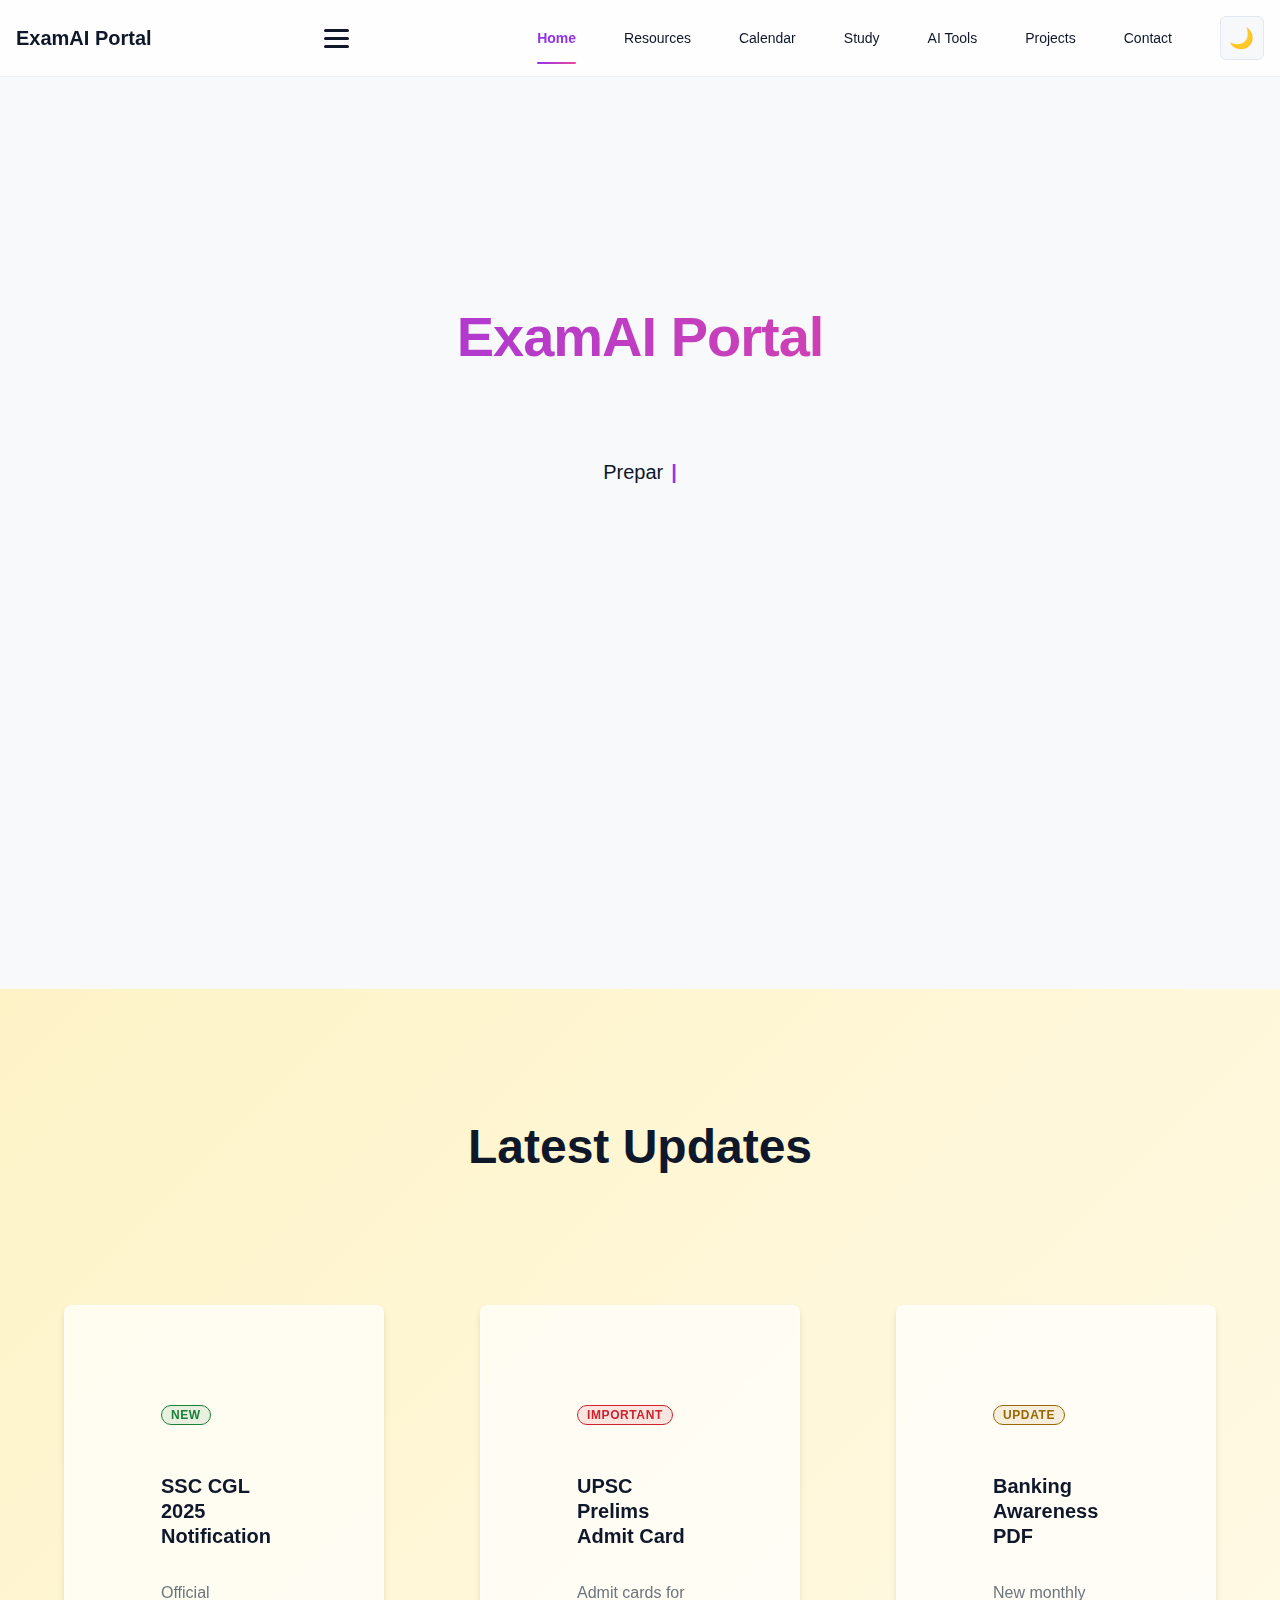
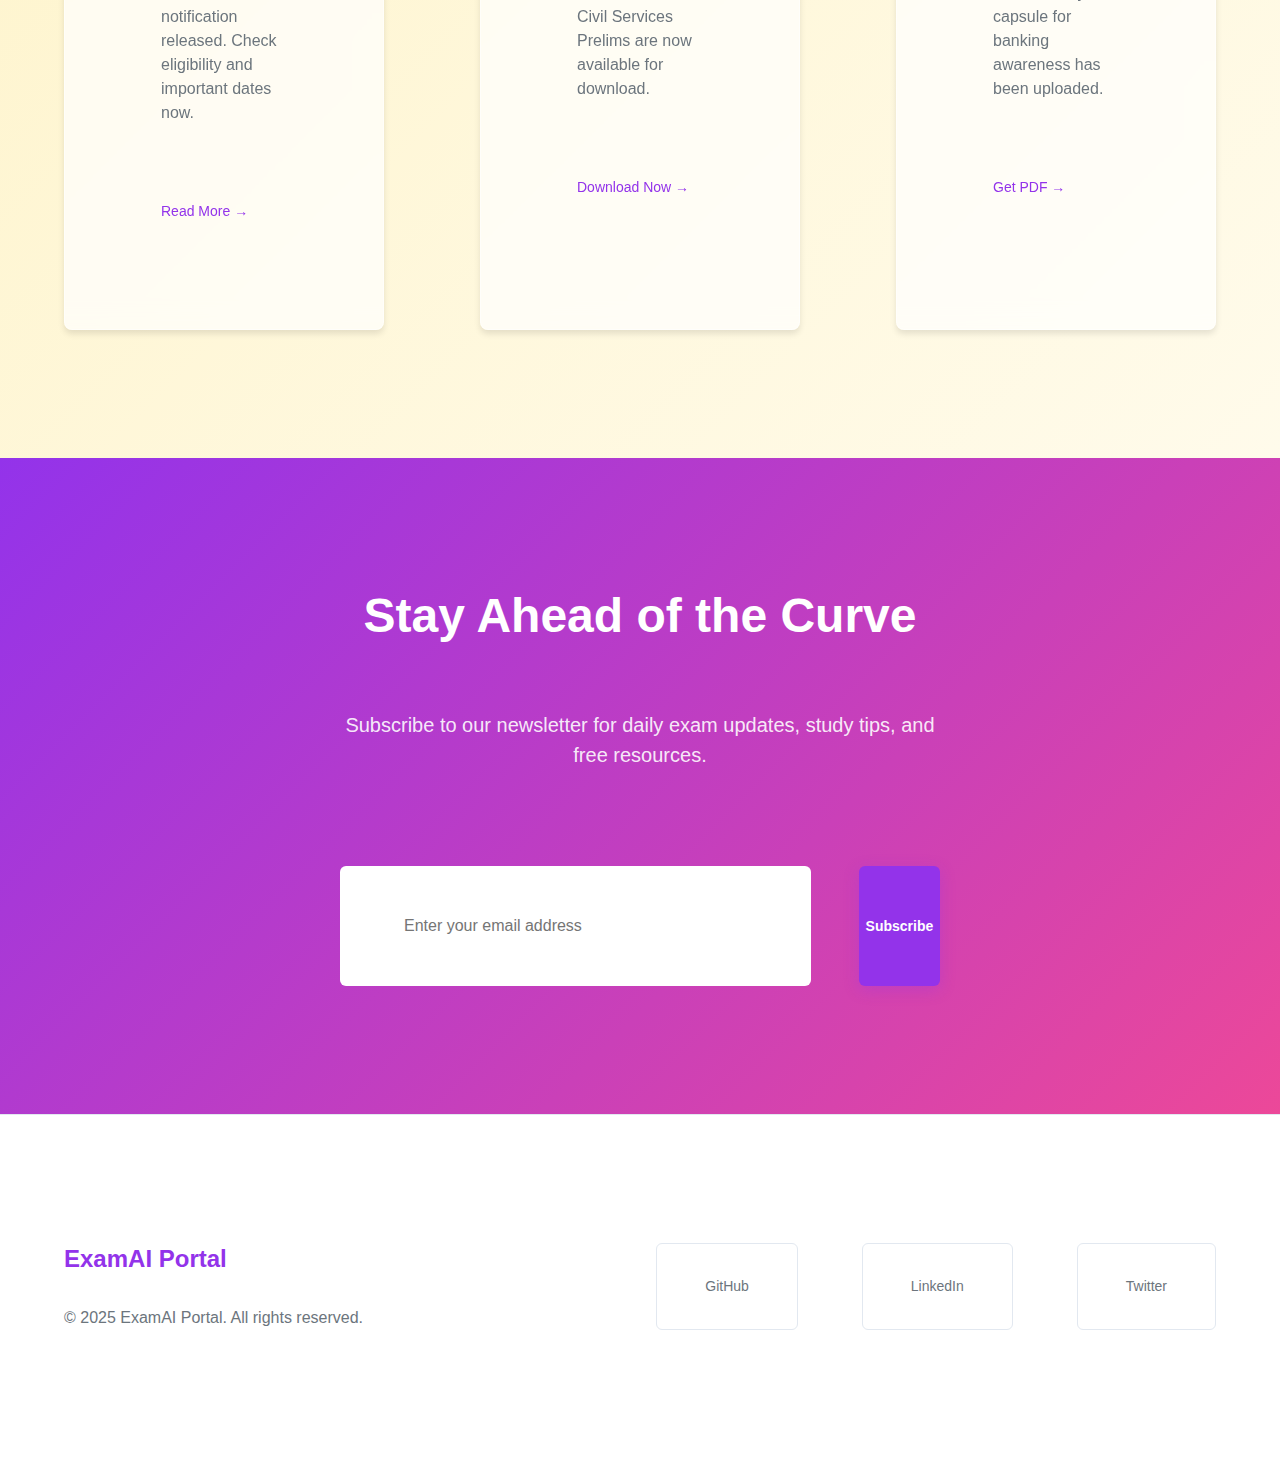
<file: index.html>
<!DOCTYPE html>
<html lang="en">
<head>
    <meta charset="UTF-8">
    <meta name="viewport" content="width=device-width, initial-scale=1.0, maximum-scale=5.0, user-scalable=yes">
    <meta name="mobile-web-app-capable" content="yes">
    <meta name="apple-mobile-web-app-capable" content="yes">
    <meta name="apple-mobile-web-app-status-bar-style" content="default">
    <title>ExamAI Portal - AI-Driven Resources for Government Exam Success</title>
    <link rel="stylesheet" href="style.css">
    <script>
        // Prevent page flash by setting theme before render
        (function() {
            const theme = localStorage.getItem('theme') || 'light';
            document.documentElement.setAttribute('data-color-scheme', theme);
        })();
    </script>
</head>
<body>
    <!-- Navigation -->
    <nav class="navbar">
        <div class="container">
            <div class="nav-brand">
                <h3>ExamAI Portal</h3>
            </div>
            <button class="mobile-menu-toggle" id="mobile-menu-toggle" aria-label="Toggle menu">
                <span></span>
                <span></span>
                <span></span>
            </button>
            <div class="nav-links" id="nav-links">
                <a href="index.html" class="nav-link active">Home</a>
                <a href="resources.html" class="nav-link">Resources</a>
                <a href="calendar.html" class="nav-link">Calendar</a>
                <a href="study-plans.html" class="nav-link">Study</a>
                <a href="ai-tools.html" class="nav-link">AI Tools</a>
                <a href="projects.html" class="nav-link">Projects</a>
                <a href="contact.html" class="nav-link">Contact</a>
                <button class="theme-toggle" id="theme-toggle" aria-label="Toggle theme">
                    <span class="theme-icon">🌙</span>
                </button>
            </div>
        </div>
    </nav>

    <!-- Hero Section -->
    <section id="home" class="hero">
        <div class="container">
            <div class="hero-content">
                <h1 class="hero-title">ExamAI Portal</h1>
                <p class="hero-tagline">AI-Driven Resources for Government Exam Success</p>
                <div class="typing-container">
                    <span id="typed-text"></span>
                    <span class="cursor">|</span>
                </div>
                <div class="hero-actions">
                    <a href="resources.html" class="btn btn--primary btn--lg hero-cta">Explore Resources</a>
                    <a href="ai-tools.html" class="btn btn--outline btn--lg hero-cta">Try AI Tools</a>
                </div>
            </div>
        </div>
    </section>

    <!-- Latest Updates Section -->
    <section class="updates">
        <div class="container">
            <h2 class="section-title">Latest Updates</h2>
            <div class="updates-grid">
                <div class="update-card">
                    <span class="badge badge--new">New</span>
                    <h3>SSC CGL 2025 Notification</h3>
                    <p>Official notification released. Check eligibility and important dates now.</p>
                    <a href="#" class="btn-link">Read More →</a>
                </div>
                <div class="update-card">
                    <span class="badge badge--important">Important</span>
                    <h3>UPSC Prelims Admit Card</h3>
                    <p>Admit cards for Civil Services Prelims are now available for download.</p>
                    <a href="#" class="btn-link">Download Now →</a>
                </div>
                <div class="update-card">
                    <span class="badge badge--update">Update</span>
                    <h3>Banking Awareness PDF</h3>
                    <p>New monthly capsule for banking awareness has been uploaded.</p>
                    <a href="#" class="btn-link">Get PDF →</a>
                </div>
            </div>
        </div>
    </section>

    <!-- Newsletter Section -->
    <section class="newsletter">
        <div class="container">
            <div class="newsletter-content">
                <h2>Stay Ahead of the Curve</h2>
                <p>Subscribe to our newsletter for daily exam updates, study tips, and free resources.</p>
                <form class="newsletter-form">
                    <input type="email" class="form-control" placeholder="Enter your email address" required>
                    <button type="submit" class="btn btn--primary">Subscribe</button>
                </form>
            </div>
        </div>
    </section>

    <!-- Footer -->
    <footer class="footer">
        <div class="container">
            <div class="footer-content">
                <div class="footer-info">
                    <h4>ExamAI Portal</h4>
                    <p>© 2025 ExamAI Portal. All rights reserved.</p>
                </div>
                <div class="footer-social">
                    <a href="#" target="_blank" class="social-link">
                        <span>GitHub</span>
                    </a>
                    <a href="#" target="_blank" class="social-link">
                        <span>LinkedIn</span>
                    </a>
                    <a href="#" target="_blank" class="social-link">
                        <span>Twitter</span>
                    </a>
                </div>
            </div>
        </div>
    </footer>

    <script src="app.js"></script>
</body>
</html>
</file>
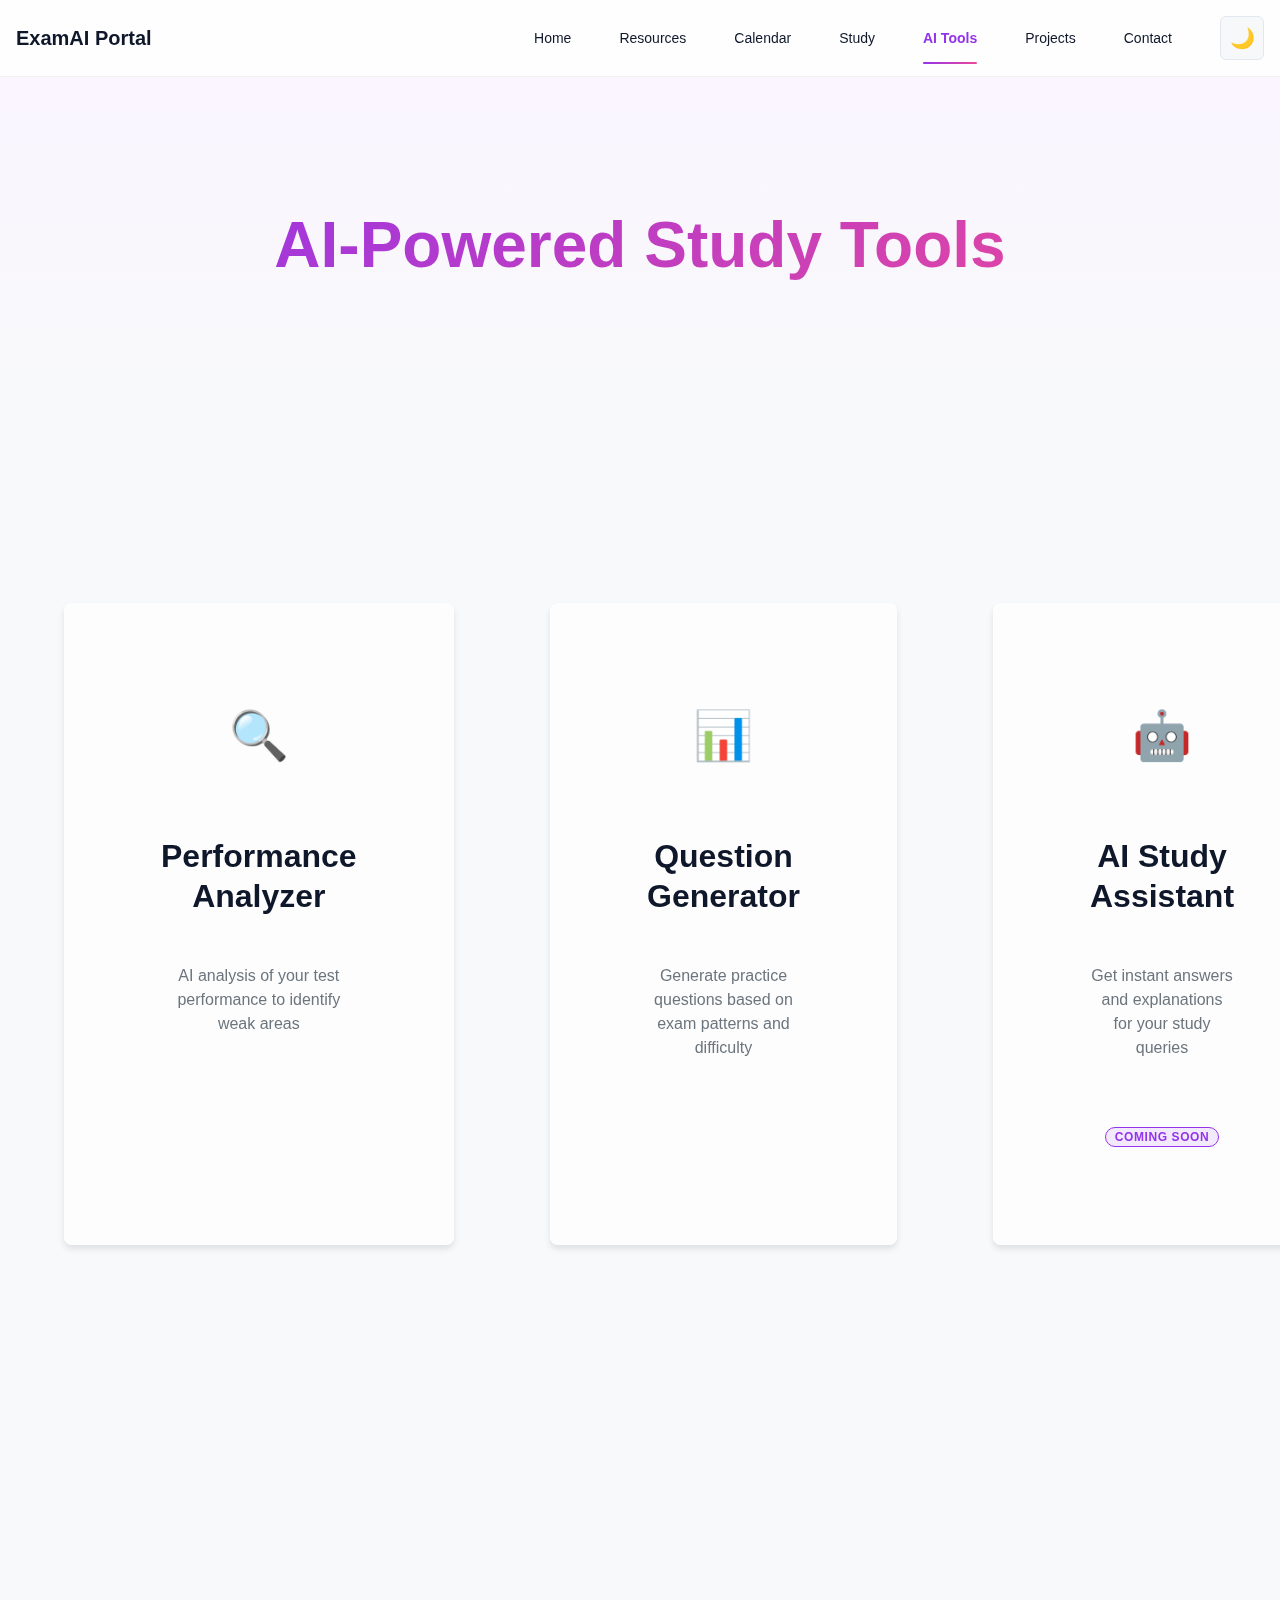
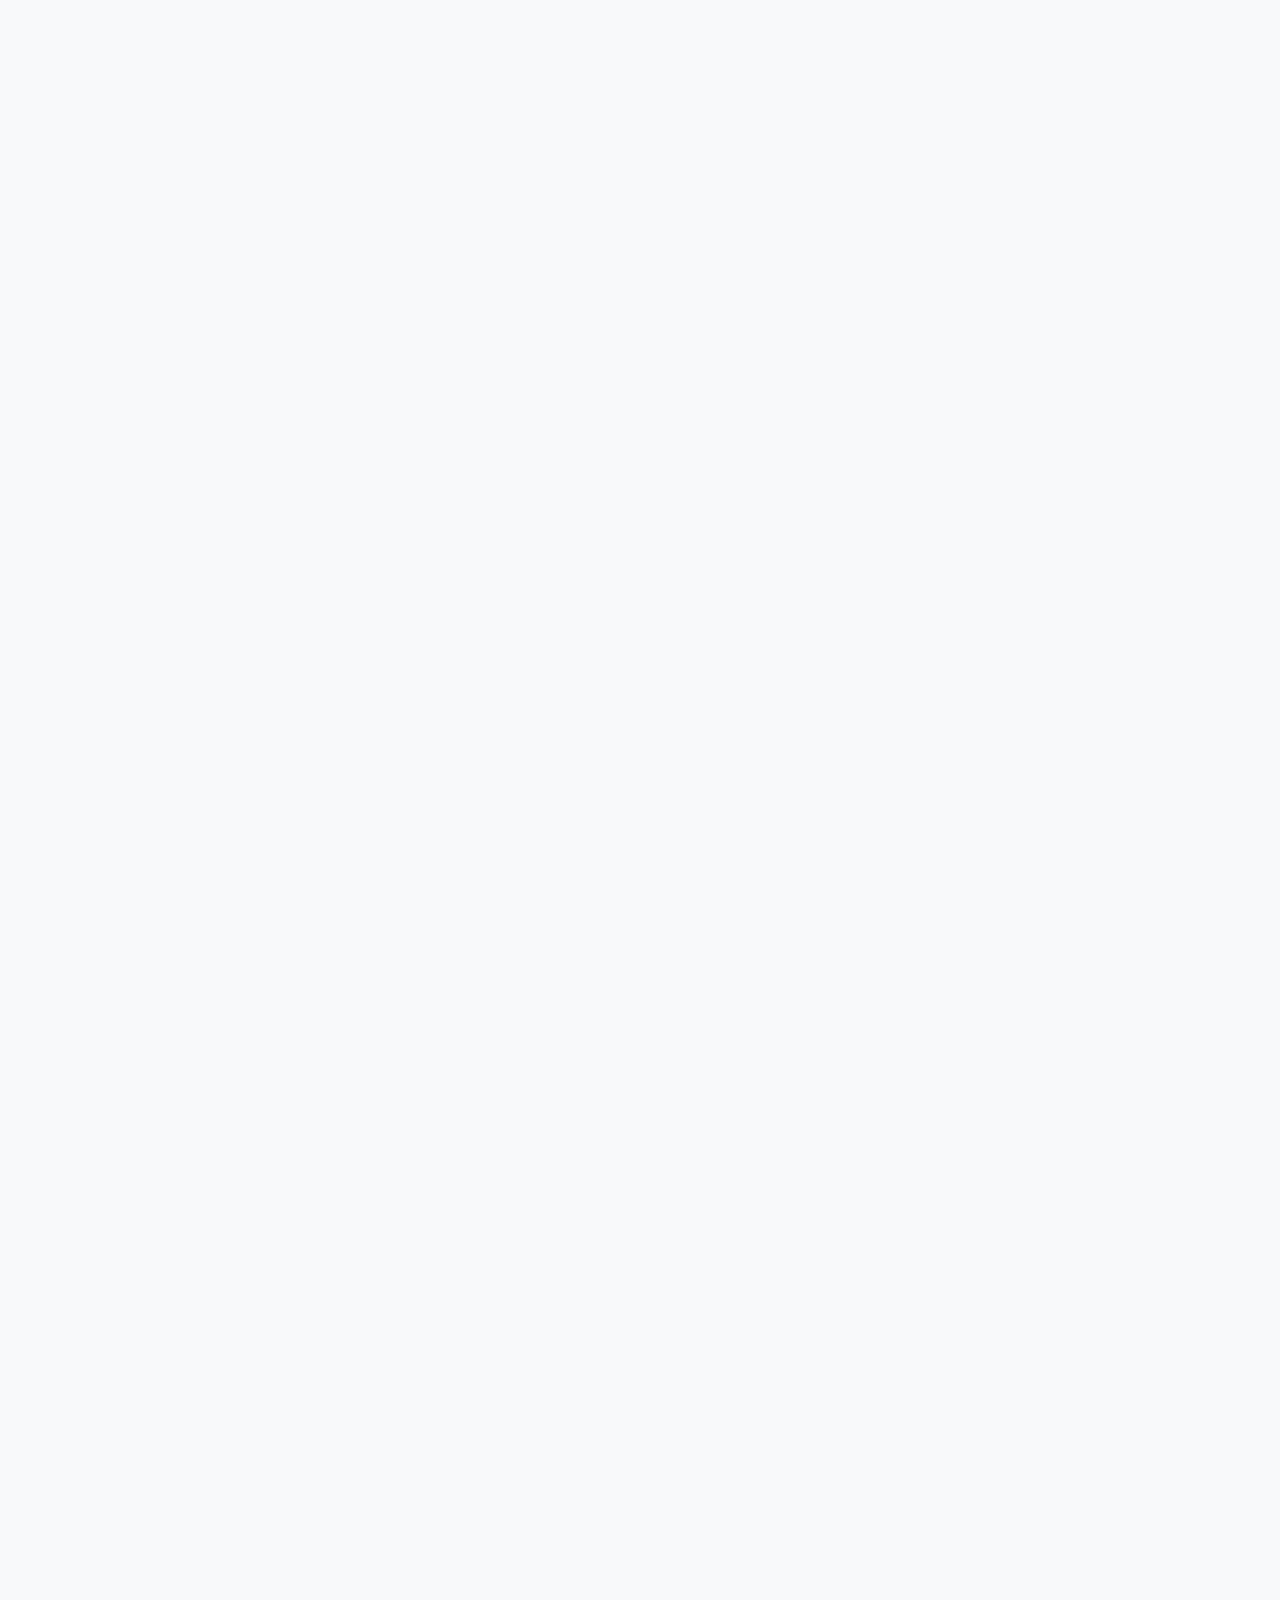
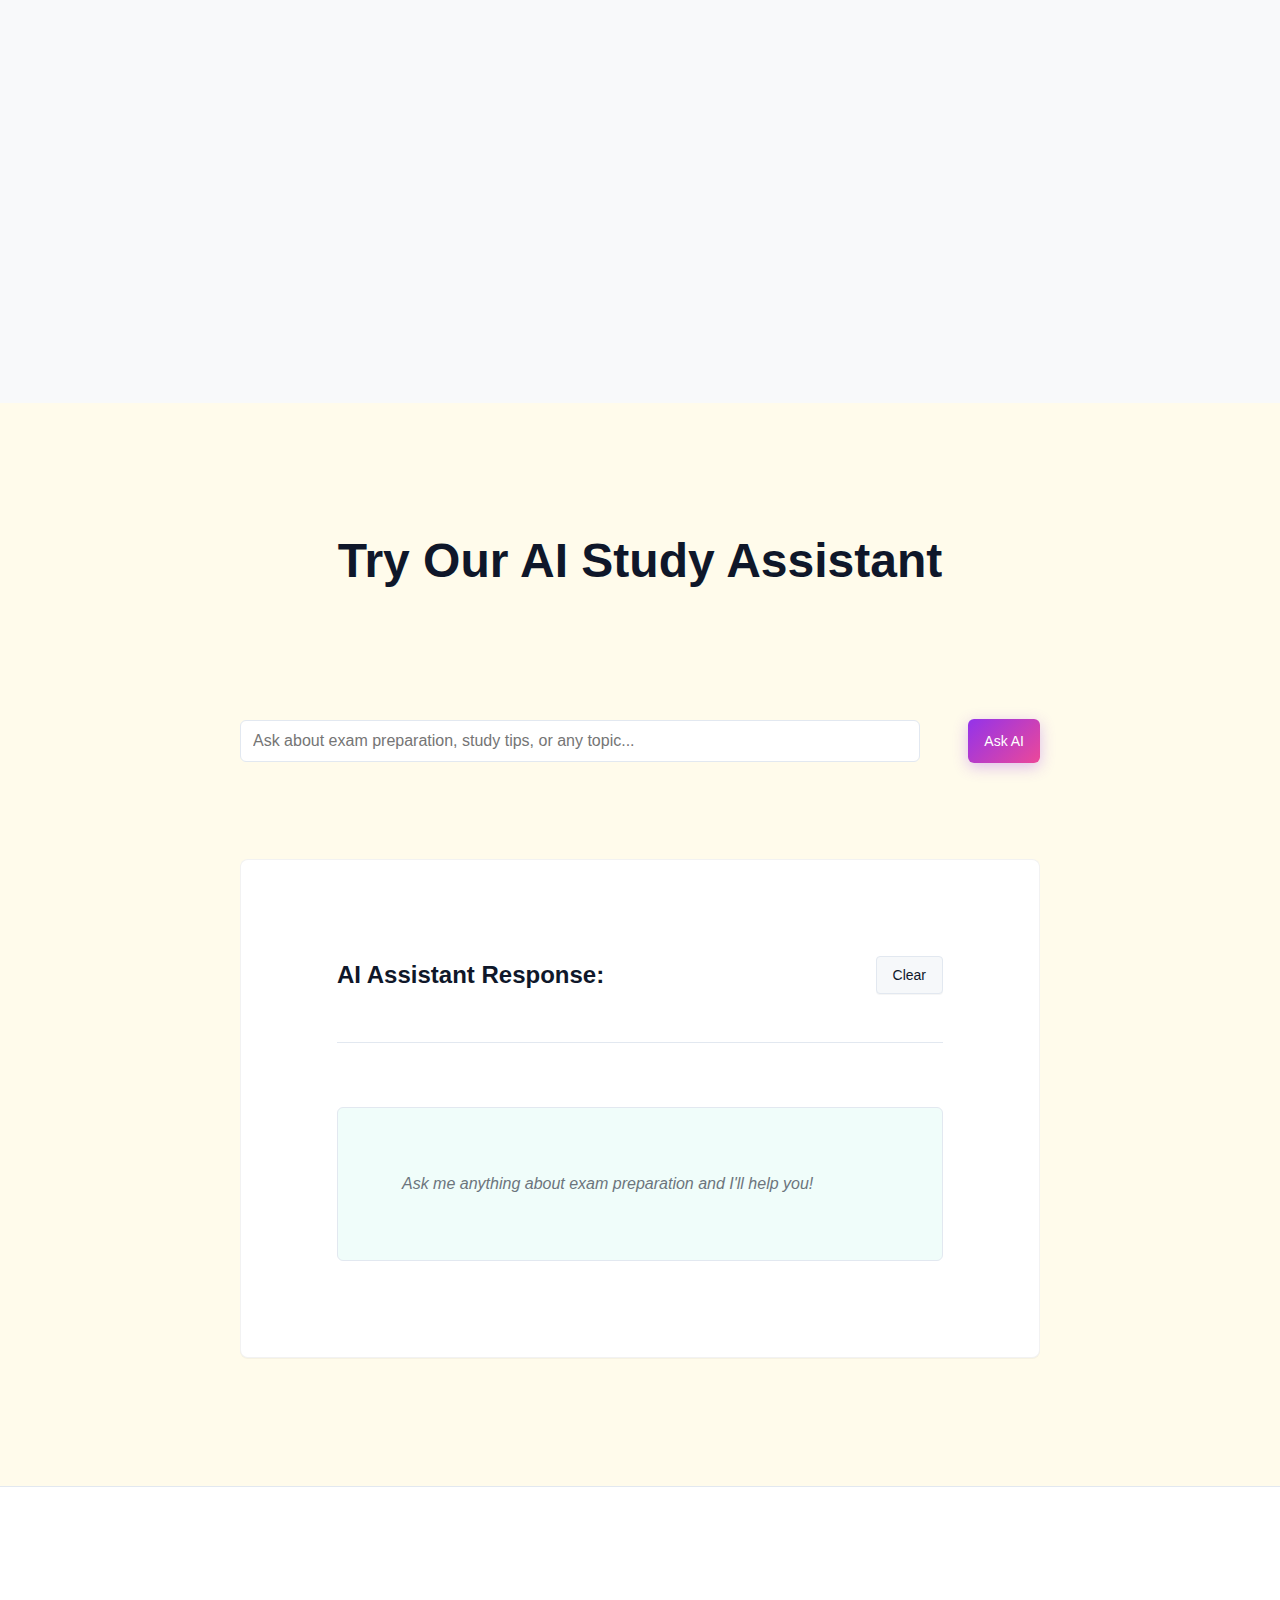
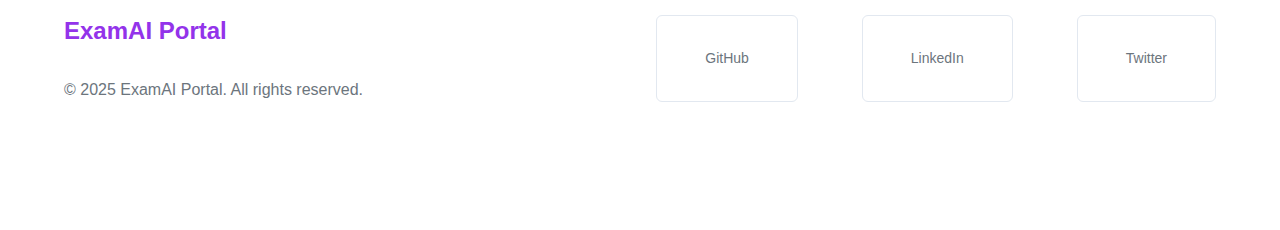
<file: ai-tools.html>
<!DOCTYPE html>
<html lang="en">
<head>
    <meta charset="UTF-8">
    <meta name="viewport" content="width=device-width, initial-scale=1.0">
    <title>AI Tools - ExamAI Portal</title>
    <link rel="stylesheet" href="style.css">
</head>
<body>
    <!-- Navigation -->
    <nav class="navbar">
        <div class="container">
            <div class="nav-brand">
                <h3>ExamAI Portal</h3>
            </div>
            <div class="nav-links">
                <a href="index.html" class="nav-link">Home</a>
                <a href="resources.html" class="nav-link">Resources</a>
                <a href="calendar.html" class="nav-link">Calendar</a>
                <a href="study-plans.html" class="nav-link">Study</a>
                <a href="ai-tools.html" class="nav-link active">AI Tools</a>
                <a href="projects.html" class="nav-link">Projects</a>
                <a href="contact.html" class="nav-link">Contact</a>
                <button class="theme-toggle" id="theme-toggle" aria-label="Toggle theme">
                    <span class="theme-icon">🌙</span>
                </button>
            </div>
        </div>
    </nav>

    <!-- Page Header -->
    <header class="page-header">
        <div class="container">
            <h1 class="page-title">AI-Powered Study Tools</h1>
            <p class="page-subtitle">Leverage artificial intelligence to optimize your exam preparation</p>
        </div>
    </header>

    <!-- AI Tools Content -->
    <section class="page-content">
        <div class="container">
            <div class="ai-tools-grid">
                <div class="ai-tool-card" data-tool="analyzer">
                    <div class="tool-icon">🔍</div>
                    <h3 class="tool-title">Performance Analyzer</h3>
                    <p class="tool-description">AI analysis of your test performance to identify weak areas</p>
                </div>
                <div class="ai-tool-card" data-tool="generator">
                    <div class="tool-icon">📊</div>
                    <h3 class="tool-title">Question Generator</h3>
                    <p class="tool-description">Generate practice questions based on exam patterns and difficulty</p>
                </div>
                <div class="ai-tool-card" data-tool="tutor">
                    <div class="tool-icon">🤖</div>
                    <h3 class="tool-title">AI Study Assistant</h3>
                    <p class="tool-description">Get instant answers and explanations for your study queries</p>
                    <span class="badge badge--coming-soon">Coming Soon</span>
                </div>
                <div class="ai-tool-card" data-tool="predictor">
                    <div class="tool-icon">🎯</div>
                    <h3 class="tool-title">Score Predictor</h3>
                    <p class="tool-description">Predict your exam scores based on practice test performance</p>
                    <span class="badge badge--coming-soon">Coming Soon</span>
                </div>
                <div class="ai-tool-card" data-tool="planner">
                    <div class="tool-icon">📅</div>
                    <h3 class="tool-title">Smart Study Planner</h3>
                    <p class="tool-description">AI-powered personalized study schedule based on your goals</p>
                    <span class="badge badge--coming-soon">Coming Soon</span>
                </div>
                <div class="ai-tool-card" data-tool="interview">
                    <div class="tool-icon">🎤</div>
                    <h3 class="tool-title">Mock Interview Bot</h3>
                    <p class="tool-description">Practice interviews with AI for personality tests and vivas</p>
                    <span class="badge badge--coming-soon">Coming Soon</span>
                </div>
                <div class="ai-tool-card" data-tool="doubt">
                    <div class="tool-icon">💡</div>
                    <h3 class="tool-title">Doubt Resolver</h3>
                    <p class="tool-description">Upload images of problems and get instant AI-powered solutions</p>
                    <span class="badge badge--coming-soon">Coming Soon</span>
                </div>
                <div class="ai-tool-card" data-tool="mapper">
                    <div class="tool-icon">🗺️</div>
                    <h3 class="tool-title">Concept Mapper</h3>
                    <p class="tool-description">Visualize topics with AI-generated mind maps and connections</p>
                    <span class="badge badge--coming-soon">Coming Soon</span>
                </div>
                <div class="ai-tool-card" data-tool="tracker">
                    <div class="tool-icon">📈</div>
                    <h3 class="tool-title">Progress Tracker</h3>
                    <p class="tool-description">Track your learning journey with AI-driven insights and metrics</p>
                    <span class="badge badge--coming-soon">Coming Soon</span>
                </div>
                <div class="ai-tool-card" data-tool="vocab">
                    <div class="tool-icon">📖</div>
                    <h3 class="tool-title">Vocabulary Builder</h3>
                    <p class="tool-description">Expand your English vocabulary with AI-curated word lists</p>
                    <span class="badge badge--coming-soon">Coming Soon</span>
                </div>
            </div>
        </div>
    </section>

    <!-- Interactive Demo Section -->
    <section class="demo">
        <div class="container">
            <h2 class="section-title">Try Our AI Study Assistant</h2>
            <div class="demo-container">
                <div class="demo-input">
                    <div class="input-group">
                        <input type="text" id="ai-input" class="form-control" placeholder="Ask about exam preparation, study tips, or any topic...">
                        <button class="btn btn--primary" id="submit-query">Ask AI</button>
                    </div>
                </div>
                <div class="demo-response">
                    <div class="response-header">
                        <h4>AI Assistant Response:</h4>
                        <button class="btn btn--outline btn--sm" id="clear-demo">Clear</button>
                    </div>
                    <div class="response-content" id="ai-response">
                        <p class="response-placeholder">Ask me anything about exam preparation and I'll help you!</p>
                    </div>
                </div>
            </div>
        </div>
    </section>

    <!-- Footer -->
    <footer class="footer">
        <div class="container">
            <div class="footer-content">
                <div class="footer-info">
                    <h4>ExamAI Portal</h4>
                    <p>© 2025 ExamAI Portal. All rights reserved.</p>
                </div>
                <div class="footer-social">
                    <a href="#" target="_blank" class="social-link">
                        <span>GitHub</span>
                    </a>
                    <a href="#" target="_blank" class="social-link">
                        <span>LinkedIn</span>
                    </a>
                    <a href="#" target="_blank" class="social-link">
                        <span>Twitter</span>
                    </a>
                </div>
            </div>
        </div>
    </footer>

    <script src="app.js"></script>
</body>
</html>
</file>
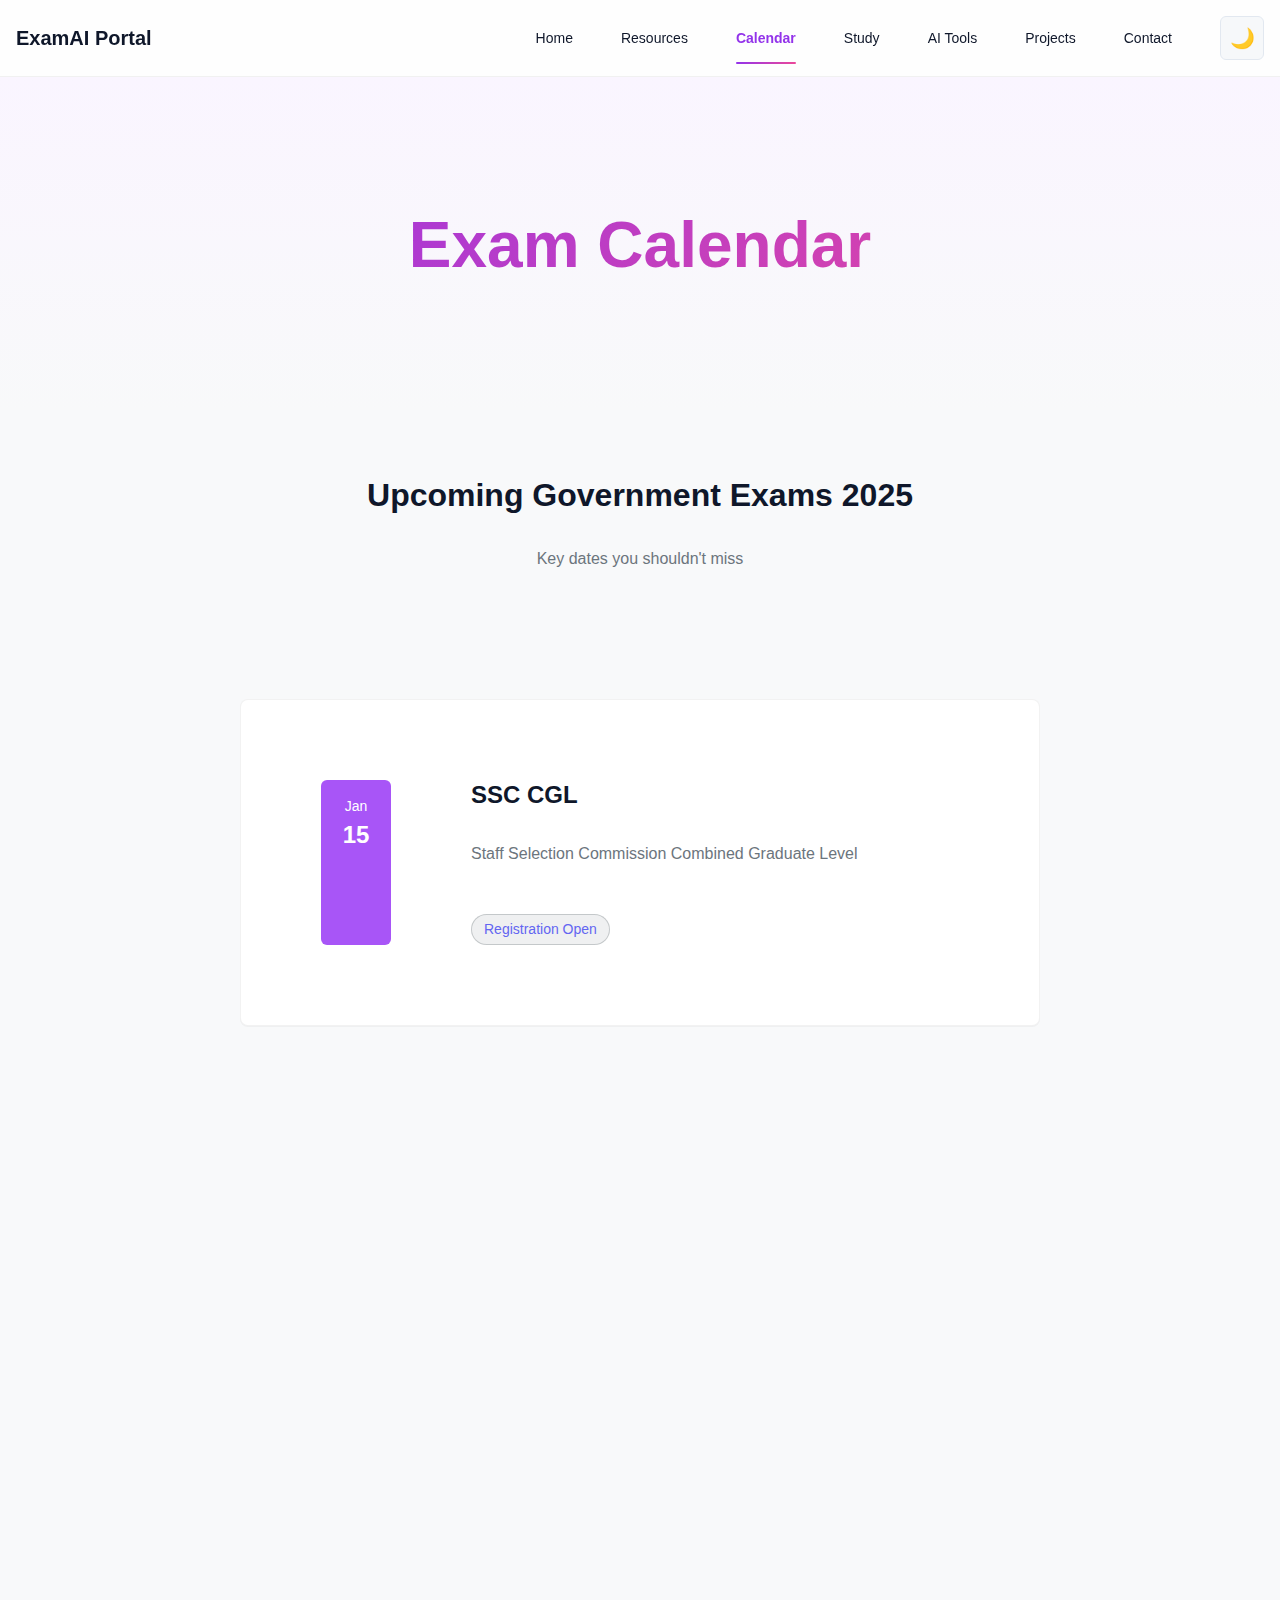
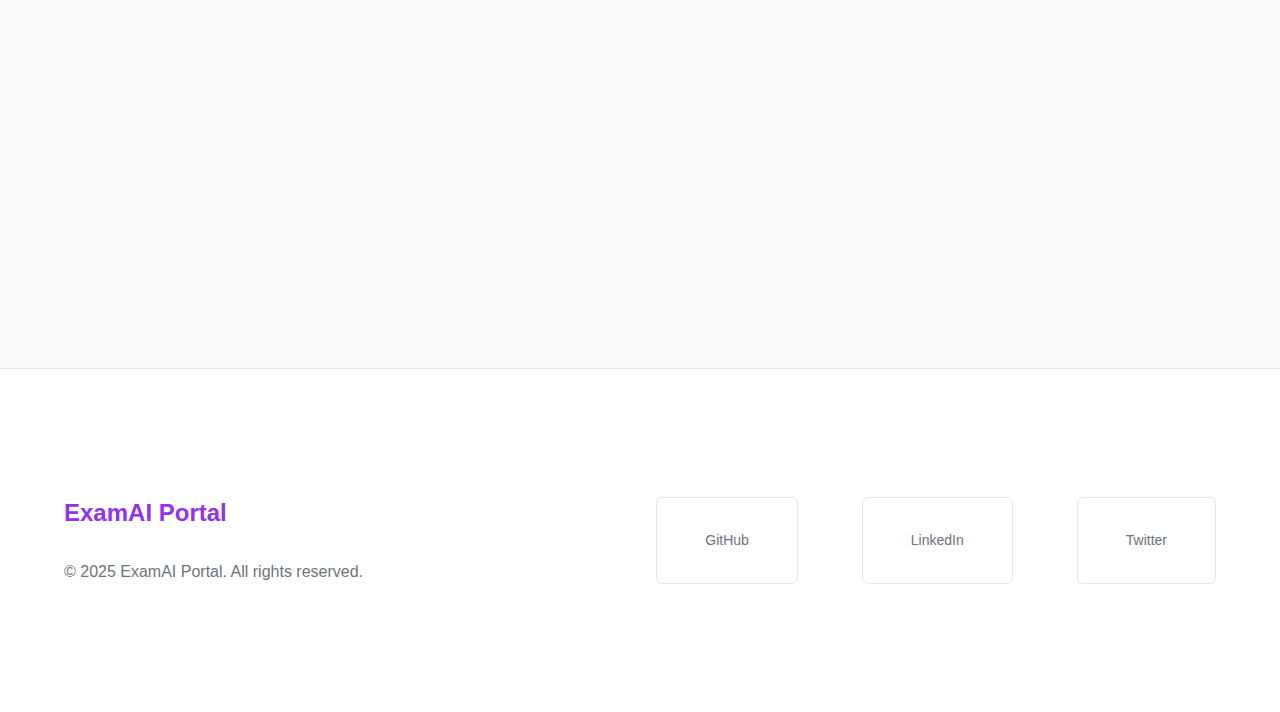
<file: calendar.html>
<!DOCTYPE html>
<html lang="en">
<head>
    <meta charset="UTF-8">
    <meta name="viewport" content="width=device-width, initial-scale=1.0">
    <title>Exam Calendar - ExamAI Portal</title>
    <link rel="stylesheet" href="style.css">
</head>
<body>
    <!-- Navigation -->
    <nav class="navbar">
        <div class="container">
            <div class="nav-brand">
                <h3>ExamAI Portal</h3>
            </div>
            <div class="nav-links">
                <a href="index.html" class="nav-link">Home</a>
                <a href="resources.html" class="nav-link">Resources</a>
                <a href="calendar.html" class="nav-link active">Calendar</a>
                <a href="study-plans.html" class="nav-link">Study</a>
                <a href="ai-tools.html" class="nav-link">AI Tools</a>
                <a href="projects.html" class="nav-link">Projects</a>
                <a href="contact.html" class="nav-link">Contact</a>
                <button class="theme-toggle" id="theme-toggle" aria-label="Toggle theme">
                    <span class="theme-icon">🌙</span>
                </button>
            </div>
        </div>
    </nav>

    <!-- Page Header -->
    <header class="page-header">
        <div class="container">
            <h1 class="page-title">Exam Calendar</h1>
            <p class="page-subtitle">Stay updated with important exam dates and deadlines for 2025</p>
        </div>
    </header>

    <!-- Calendar Content -->
    <section class="page-content">
        <div class="container">
            <div class="calendar-container">
                <div class="calendar-header">
                    <h3>Upcoming Government Exams 2025</h3>
                    <p>Key dates you shouldn't miss</p>
                </div>
                <div class="exam-timeline">
                    <div class="exam-item">
                        <div class="exam-date">
                            <span class="month">Jan</span>
                            <span class="day">15</span>
                        </div>
                        <div class="exam-info">
                            <h4>SSC CGL</h4>
                            <p>Staff Selection Commission Combined Graduate Level</p>
                            <span class="status status--info">Registration Open</span>
                        </div>
                    </div>
                    <div class="exam-item">
                        <div class="exam-date">
                            <span class="month">Feb</span>
                            <span class="day">28</span>
                        </div>
                        <div class="exam-info">
                            <h4>UPSC Prelims</h4>
                            <p>Union Public Service Commission Civil Services</p>
                            <span class="status status--warning">Application Deadline</span>
                        </div>
                    </div>
                    <div class="exam-item">
                        <div class="exam-date">
                            <span class="month">Mar</span>
                            <span class="day">20</span>
                        </div>
                        <div class="exam-info">
                            <h4>Banking PO</h4>
                            <p>Public Sector Bank Probationary Officer</p>
                            <span class="status status--success">Admit Card Available</span>
                        </div>
                    </div>
                </div>
            </div>
        </div>
    </section>

    <!-- Footer -->
    <footer class="footer">
        <div class="container">
            <div class="footer-content">
                <div class="footer-info">
                    <h4>ExamAI Portal</h4>
                    <p>© 2025 ExamAI Portal. All rights reserved.</p>
                </div>
                <div class="footer-social">
                    <a href="#" target="_blank" class="social-link">
                        <span>GitHub</span>
                    </a>
                    <a href="#" target="_blank" class="social-link">
                        <span>LinkedIn</span>
                    </a>
                    <a href="#" target="_blank" class="social-link">
                        <span>Twitter</span>
                    </a>
                </div>
            </div>
        </div>
    </footer>

    <script src="app.js"></script>
</body>
</html>
</file>
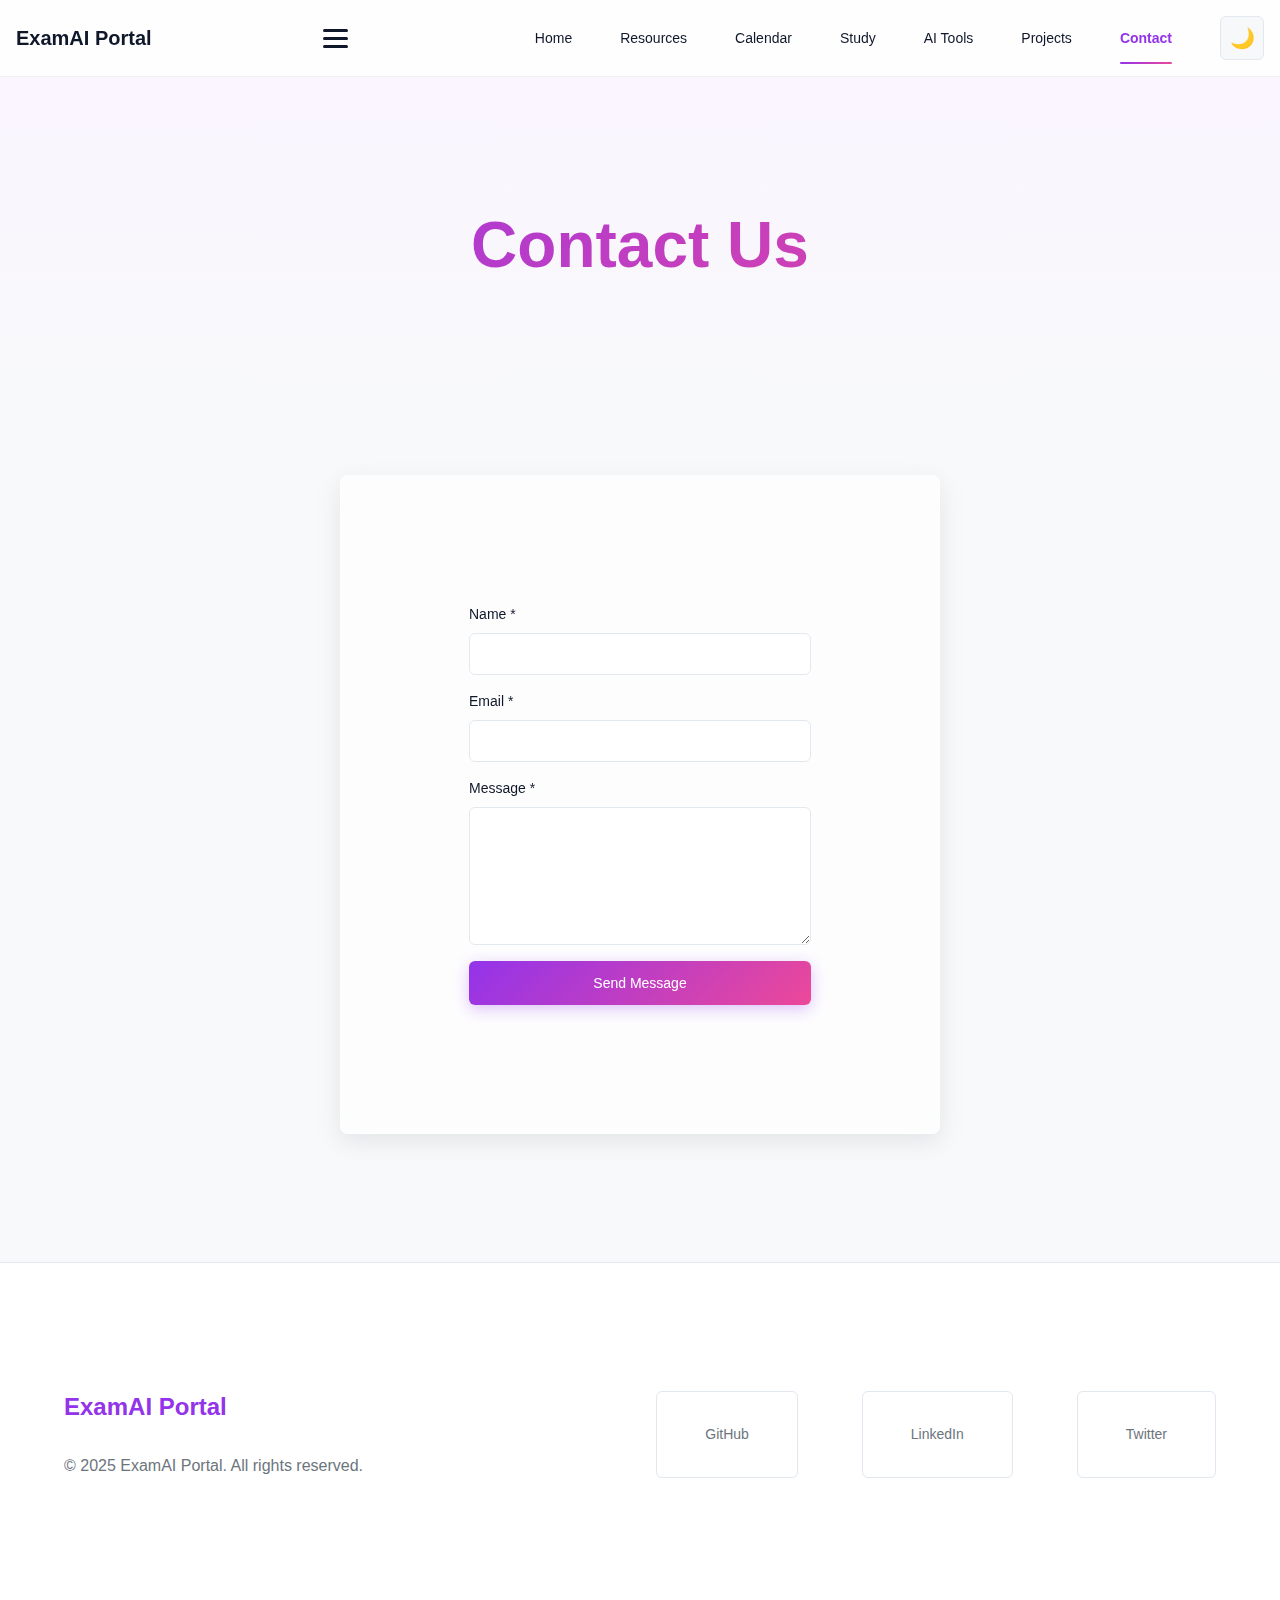
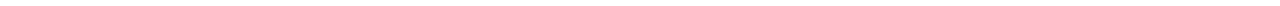
<file: contact.html>
<!DOCTYPE html>
<html lang="en">
<head>
    <meta charset="UTF-8">
    <meta name="viewport" content="width=device-width, initial-scale=1.0">
    <title>Contact - ExamAI Portal</title>
    <link rel="stylesheet" href="style.css">
    <script>
        (function() {
            const theme = localStorage.getItem('theme') || 'light';
            document.documentElement.setAttribute('data-color-scheme', theme);
        })();
    </script>
</head>
<body>
    <!-- Navigation -->
    <nav class="navbar">
        <div class="container">
            <div class="nav-brand">
                <h3>ExamAI Portal</h3>
            </div>
            <button class="mobile-menu-toggle" id="mobile-menu-toggle" aria-label="Toggle menu">
                <span></span>
                <span></span>
                <span></span>
            </button>
            <div class="nav-links" id="nav-links">
                <a href="index.html" class="nav-link">Home</a>
                <a href="resources.html" class="nav-link">Resources</a>
                <a href="calendar.html" class="nav-link">Calendar</a>
                <a href="study-plans.html" class="nav-link">Study</a>
                <a href="ai-tools.html" class="nav-link">AI Tools</a>
                <a href="projects.html" class="nav-link">Projects</a>
                <a href="contact.html" class="nav-link active">Contact</a>
                <button class="theme-toggle" id="theme-toggle" aria-label="Toggle theme">
                    <span class="theme-icon">🌙</span>
                </button>
            </div>
        </div>
    </nav>

    <!-- Page Header -->
    <header class="page-header">
        <div class="container">
            <h1 class="page-title">Contact Us</h1>
            <p class="page-subtitle">Have questions or feedback? We'd love to hear from you.</p>
        </div>
    </header>

    <!-- Contact Content -->
    <section class="page-content">
        <div class="container">
            <div class="contact-container">
                <form class="contact-form" id="contact-form">
                    <div class="form-group">
                        <label for="name" class="form-label">Name *</label>
                        <input type="text" id="name" name="name" class="form-control" required>
                        <div class="error-message" id="name-error"></div>
                    </div>
                    <div class="form-group">
                        <label for="email" class="form-label">Email *</label>
                        <input type="email" id="email" name="email" class="form-control" required>
                        <div class="error-message" id="email-error"></div>
                    </div>
                    <div class="form-group">
                        <label for="message" class="form-label">Message *</label>
                        <textarea id="message" name="message" class="form-control" rows="5" required></textarea>
                        <div class="error-message" id="message-error"></div>
                    </div>
                    <button type="submit" class="btn btn--primary btn--full-width">Send Message</button>
                </form>
            </div>
        </div>
    </section>

    <!-- Footer -->
    <footer class="footer">
        <div class="container">
            <div class="footer-content">
                <div class="footer-info">
                    <h4>ExamAI Portal</h4>
                    <p>© 2025 ExamAI Portal. All rights reserved.</p>
                </div>
                <div class="footer-social">
                    <a href="#" target="_blank" class="social-link">
                        <span>GitHub</span>
                    </a>
                    <a href="#" target="_blank" class="social-link">
                        <span>LinkedIn</span>
                    </a>
                    <a href="#" target="_blank" class="social-link">
                        <span>Twitter</span>
                    </a>
                </div>
            </div>
        </div>
    </footer>

    <script src="app.js"></script>
</body>
</html>
</file>
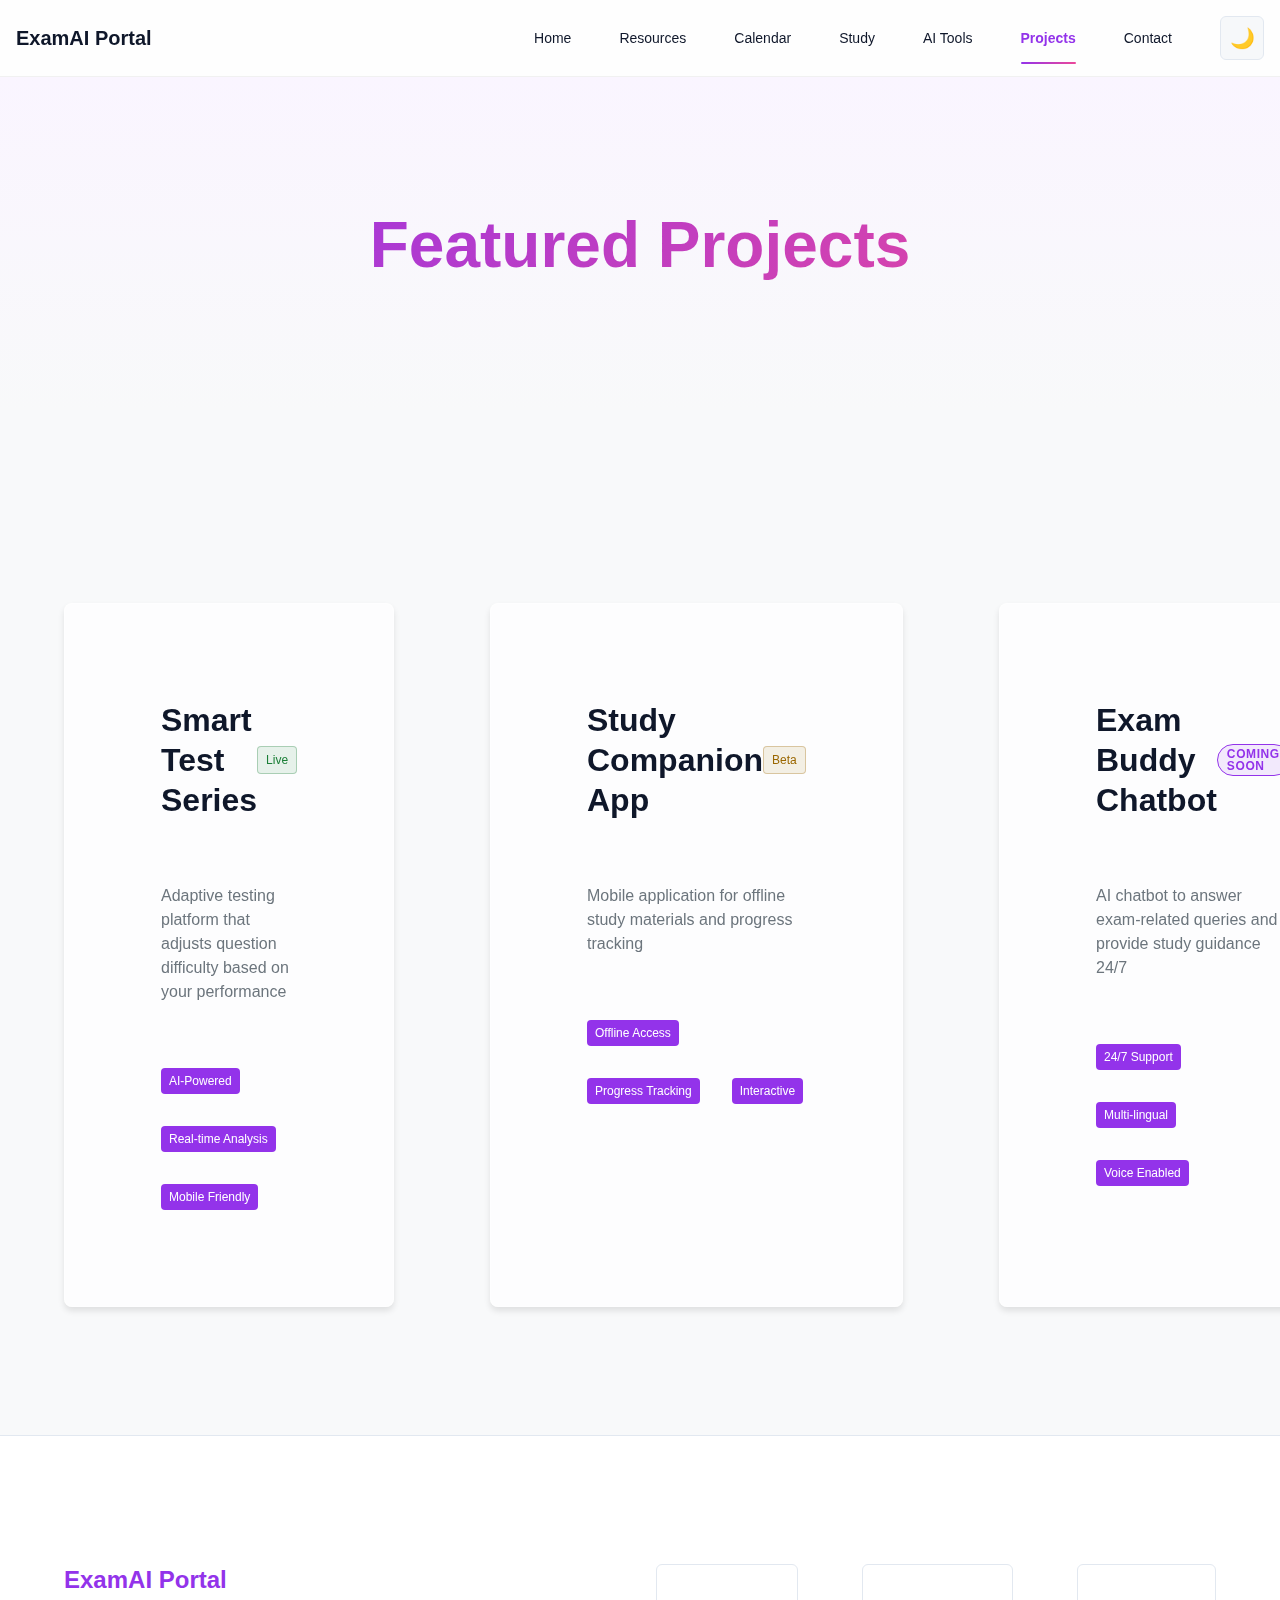
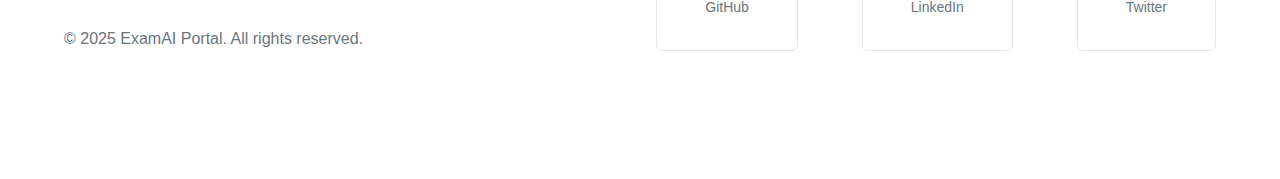
<file: projects.html>
<!DOCTYPE html>
<html lang="en">
<head>
    <meta charset="UTF-8">
    <meta name="viewport" content="width=device-width, initial-scale=1.0">
    <title>Projects - ExamAI Portal</title>
    <link rel="stylesheet" href="style.css">
</head>
<body>
    <!-- Navigation -->
    <nav class="navbar">
        <div class="container">
            <div class="nav-brand">
                <h3>ExamAI Portal</h3>
            </div>
            <div class="nav-links">
                <a href="index.html" class="nav-link">Home</a>
                <a href="resources.html" class="nav-link">Resources</a>
                <a href="calendar.html" class="nav-link">Calendar</a>
                <a href="study-plans.html" class="nav-link">Study</a>
                <a href="ai-tools.html" class="nav-link">AI Tools</a>
                <a href="projects.html" class="nav-link active">Projects</a>
                <a href="contact.html" class="nav-link">Contact</a>
                <button class="theme-toggle" id="theme-toggle" aria-label="Toggle theme">
                    <span class="theme-icon">🌙</span>
                </button>
            </div>
        </div>
    </nav>

    <!-- Page Header -->
    <header class="page-header">
        <div class="container">
            <h1 class="page-title">Featured Projects</h1>
            <p class="page-subtitle">Explore our innovative solutions for exam preparation</p>
        </div>
    </header>

    <!-- Projects Content -->
    <section class="page-content">
        <div class="container">
            <div class="projects-container">
                <div class="project-card">
                    <div class="project-header">
                        <h3>Smart Test Series</h3>
                        <span class="project-status status--success">Live</span>
                    </div>
                    <p class="project-description">
                        Adaptive testing platform that adjusts question difficulty based on your performance
                    </p>
                    <div class="project-features">
                        <span class="feature-tag">AI-Powered</span>
                        <span class="feature-tag">Real-time Analysis</span>
                        <span class="feature-tag">Mobile Friendly</span>
                    </div>
                </div>
                <div class="project-card">
                    <div class="project-header">
                        <h3>Study Companion App</h3>
                        <span class="project-status status--warning">Beta</span>
                    </div>
                    <p class="project-description">
                        Mobile application for offline study materials and progress tracking
                    </p>
                    <div class="project-features">
                        <span class="feature-tag">Offline Access</span>
                        <span class="feature-tag">Progress Tracking</span>
                        <span class="feature-tag">Interactive</span>
                    </div>
                </div>
                <div class="project-card">
                    <div class="project-header">
                        <h3>Exam Buddy Chatbot</h3>
                        <span class="badge badge--coming-soon">Coming Soon</span>
                    </div>
                    <p class="project-description">
                        AI chatbot to answer exam-related queries and provide study guidance 24/7
                    </p>
                    <div class="project-features">
                        <span class="feature-tag">24/7 Support</span>
                        <span class="feature-tag">Multi-lingual</span>
                        <span class="feature-tag">Voice Enabled</span>
                    </div>
                </div>
            </div>
        </div>
    </section>

    <!-- Footer -->
    <footer class="footer">
        <div class="container">
            <div class="footer-content">
                <div class="footer-info">
                    <h4>ExamAI Portal</h4>
                    <p>© 2025 ExamAI Portal. All rights reserved.</p>
                </div>
                <div class="footer-social">
                    <a href="#" target="_blank" class="social-link">
                        <span>GitHub</span>
                    </a>
                    <a href="#" target="_blank" class="social-link">
                        <span>LinkedIn</span>
                    </a>
                    <a href="#" target="_blank" class="social-link">
                        <span>Twitter</span>
                    </a>
                </div>
            </div>
        </div>
    </footer>

    <script src="app.js"></script>
</body>
</html>
</file>
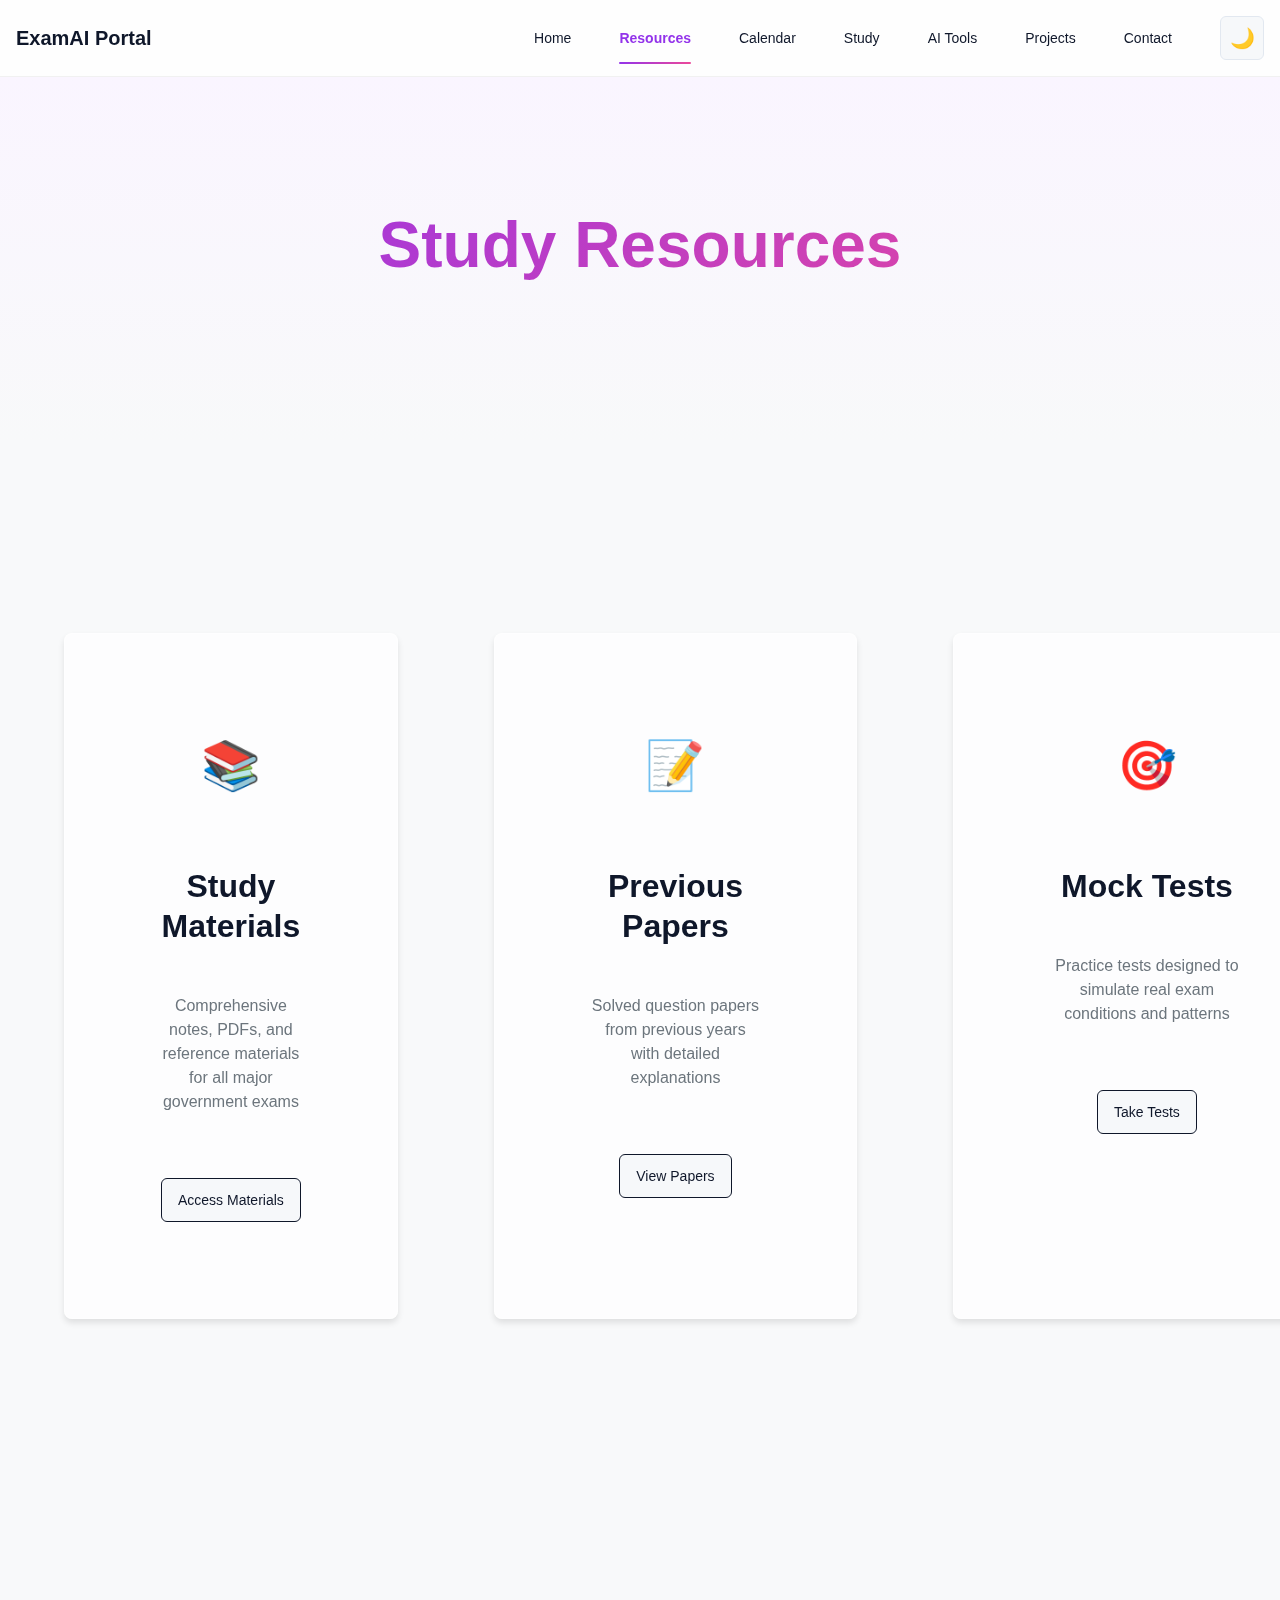
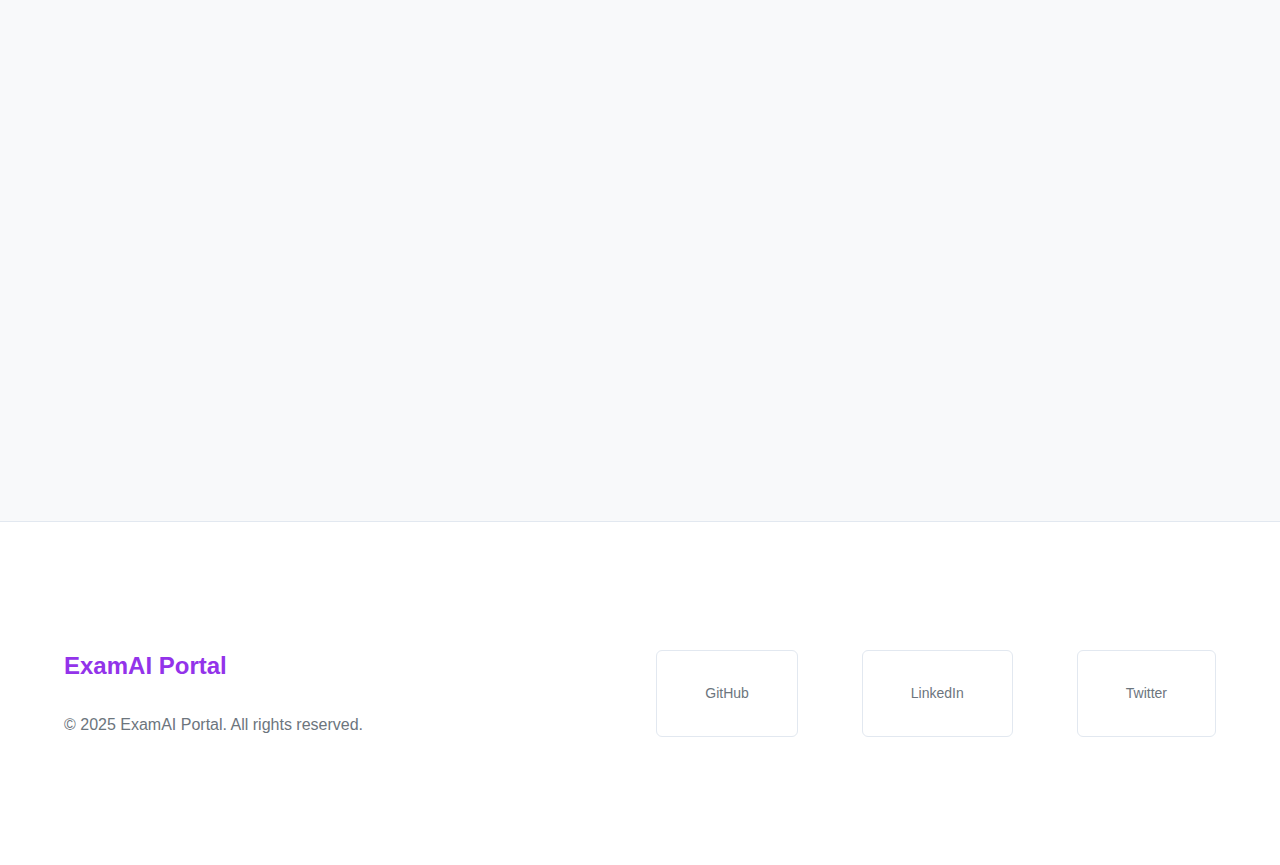
<file: resources.html>
<!DOCTYPE html>
<html lang="en">
<head>
    <meta charset="UTF-8">
    <meta name="viewport" content="width=device-width, initial-scale=1.0">
    <title>Resources - ExamAI Portal</title>
    <link rel="stylesheet" href="style.css">
</head>
<body>
    <!-- Navigation -->
    <nav class="navbar">
        <div class="container">
            <div class="nav-brand">
                <h3>ExamAI Portal</h3>
            </div>
            <div class="nav-links">
                <a href="index.html" class="nav-link">Home</a>
                <a href="resources.html" class="nav-link active">Resources</a>
                <a href="calendar.html" class="nav-link">Calendar</a>
                <a href="study-plans.html" class="nav-link">Study</a>
                <a href="ai-tools.html" class="nav-link">AI Tools</a>
                <a href="projects.html" class="nav-link">Projects</a>
                <a href="contact.html" class="nav-link">Contact</a>
                <button class="theme-toggle" id="theme-toggle" aria-label="Toggle theme">
                    <span class="theme-icon">🌙</span>
                </button>
            </div>
        </div>
    </nav>

    <!-- Page Header -->
    <header class="page-header">
        <div class="container">
            <h1 class="page-title">Study Resources</h1>
            <p class="page-subtitle">Comprehensive notes, PDFs, and reference materials for all major government exams</p>
        </div>
    </header>

    <!-- Resources Content -->
    <section class="page-content">
        <div class="container">
            <div class="resources-grid">
                <div class="resource-card">
                    <div class="resource-icon">📚</div>
                    <h3 class="resource-title">Study Materials</h3>
                    <p class="resource-description">Comprehensive notes, PDFs, and reference materials for all major government exams</p>
                    <button class="btn btn--secondary">Access Materials</button>
                </div>
                <div class="resource-card">
                    <div class="resource-icon">📝</div>
                    <h3 class="resource-title">Previous Papers</h3>
                    <p class="resource-description">Solved question papers from previous years with detailed explanations</p>
                    <button class="btn btn--secondary">View Papers</button>
                </div>
                <div class="resource-card">
                    <div class="resource-icon">🎯</div>
                    <h3 class="resource-title">Mock Tests</h3>
                    <p class="resource-description">Practice tests designed to simulate real exam conditions and patterns</p>
                    <button class="btn btn--secondary">Take Tests</button>
                </div>
                <!-- New Categories -->
                <div class="resource-card">
                    <div class="resource-icon">🏛️</div>
                    <h3 class="resource-title">History</h3>
                    <p class="resource-description">Ancient, Medieval, and Modern History notes</p>
                    <span class="badge badge--coming-soon">Coming Soon</span>
                </div>
                <div class="resource-card">
                    <div class="resource-icon">🌍</div>
                    <h3 class="resource-title">Geography</h3>
                    <p class="resource-description">Physical and Indian Geography maps and notes</p>
                    <span class="badge badge--coming-soon">Coming Soon</span>
                </div>
                <div class="resource-card">
                    <div class="resource-icon">📐</div>
                    <h3 class="resource-title">Mathematics</h3>
                    <p class="resource-description">Quantitative aptitude formulas and shortcuts</p>
                    <span class="badge badge--coming-soon">Coming Soon</span>
                </div>
            </div>
        </div>
    </section>

    <!-- Footer -->
    <footer class="footer">
        <div class="container">
            <div class="footer-content">
                <div class="footer-info">
                    <h4>ExamAI Portal</h4>
                    <p>© 2025 ExamAI Portal. All rights reserved.</p>
                </div>
                <div class="footer-social">
                    <a href="#" target="_blank" class="social-link">
                        <span>GitHub</span>
                    </a>
                    <a href="#" target="_blank" class="social-link">
                        <span>LinkedIn</span>
                    </a>
                    <a href="#" target="_blank" class="social-link">
                        <span>Twitter</span>
                    </a>
                </div>
            </div>
        </div>
    </footer>

    <script src="app.js"></script>
</body>
</html>
</file>
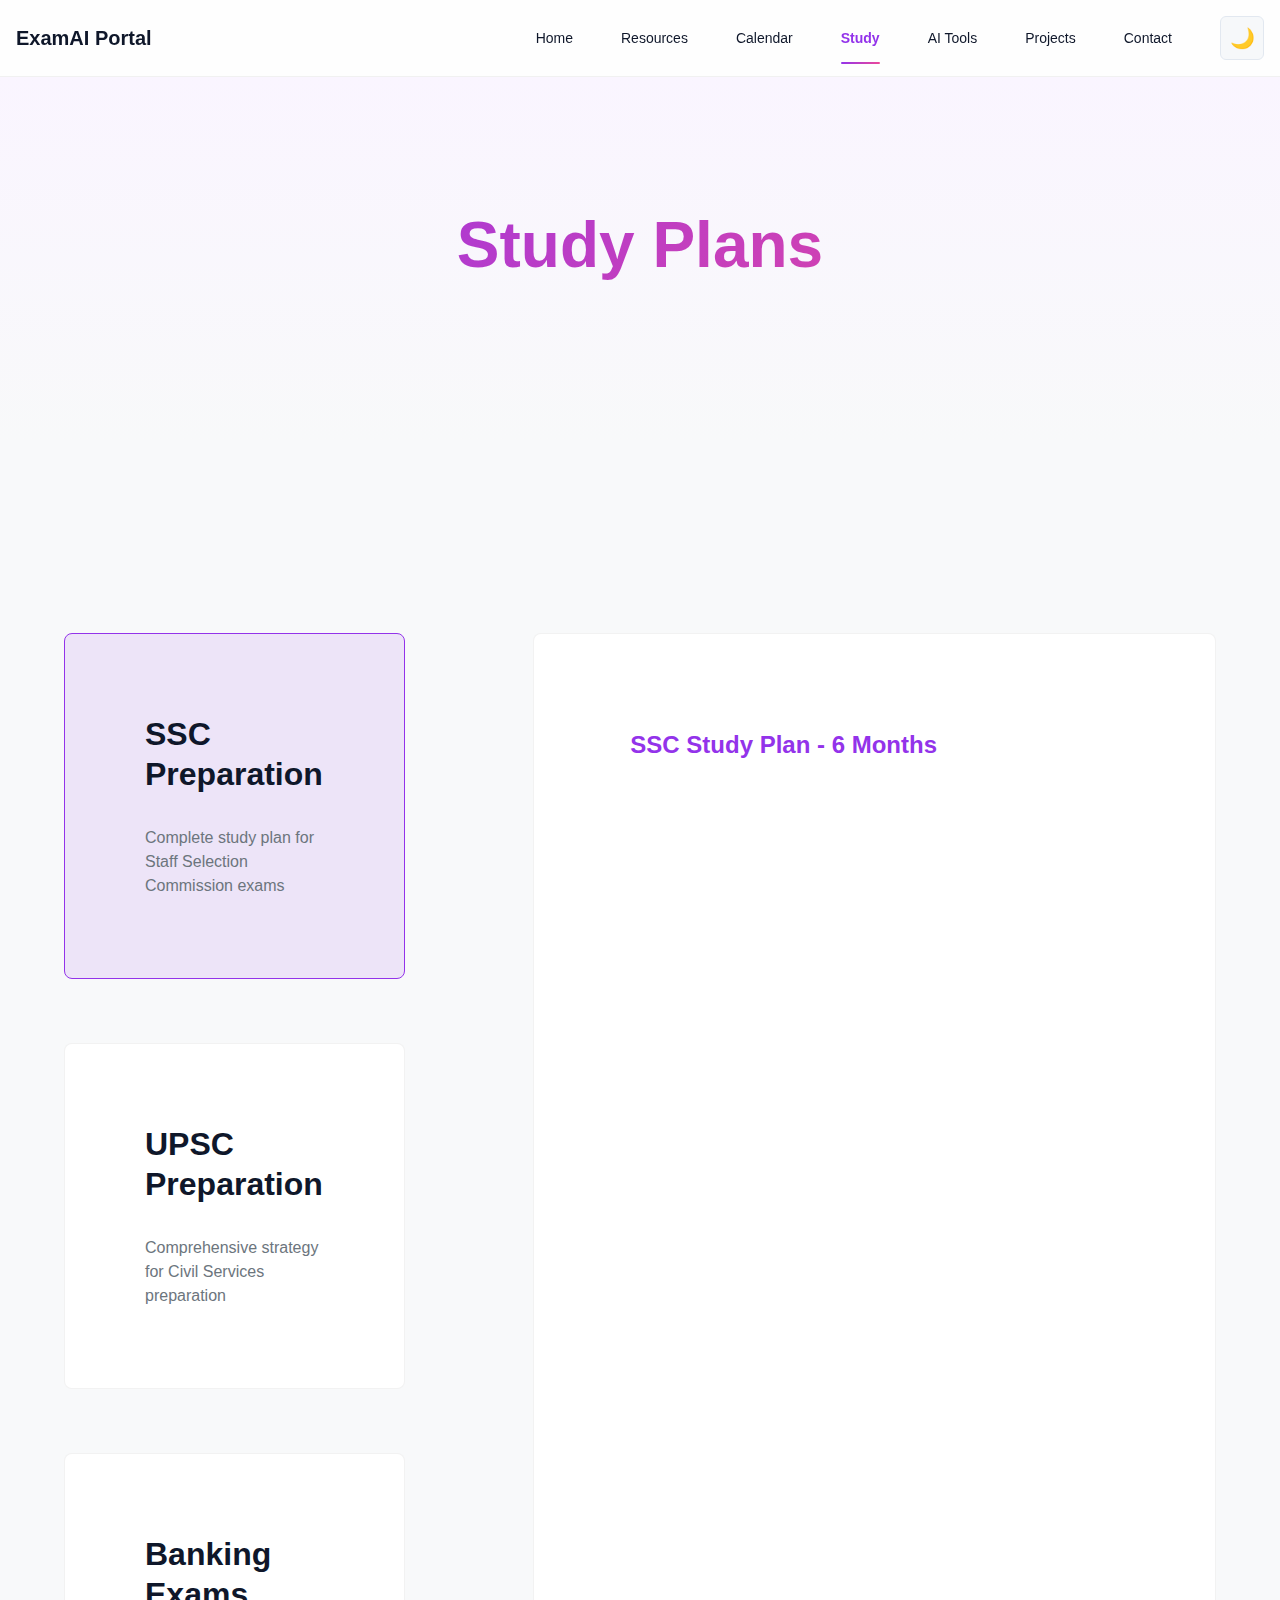
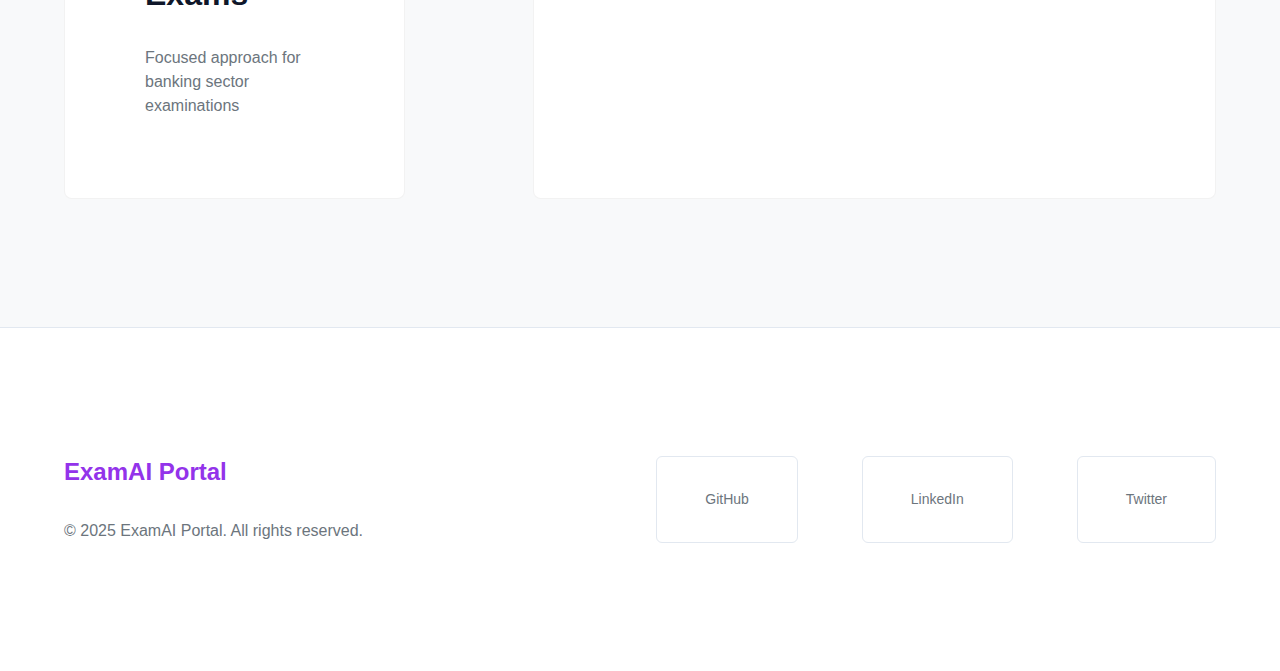
<file: study-plans.html>
<!DOCTYPE html>
<html lang="en">
<head>
    <meta charset="UTF-8">
    <meta name="viewport" content="width=device-width, initial-scale=1.0">
    <title>Study Plans - ExamAI Portal</title>
    <link rel="stylesheet" href="style.css">
</head>
<body>
    <!-- Navigation -->
    <nav class="navbar">
        <div class="container">
            <div class="nav-brand">
                <h3>ExamAI Portal</h3>
            </div>
            <div class="nav-links">
                <a href="index.html" class="nav-link">Home</a>
                <a href="resources.html" class="nav-link">Resources</a>
                <a href="calendar.html" class="nav-link">Calendar</a>
                <a href="study-plans.html" class="nav-link active">Study</a>
                <a href="ai-tools.html" class="nav-link">AI Tools</a>
                <a href="projects.html" class="nav-link">Projects</a>
                <a href="contact.html" class="nav-link">Contact</a>
                <button class="theme-toggle" id="theme-toggle" aria-label="Toggle theme">
                    <span class="theme-icon">🌙</span>
                </button>
            </div>
        </div>
    </nav>

    <!-- Page Header -->
    <header class="page-header">
        <div class="container">
            <h1 class="page-title">Study Plans</h1>
            <p class="page-subtitle">Structured preparation strategies for SSC, UPSC, Banking, and more</p>
        </div>
    </header>

    <!-- Study Content -->
    <section class="page-content">
        <div class="container">
            <div class="study-content">
                <div class="study-categories">
                    <div class="category-card active" data-category="ssc">
                        <h3>SSC Preparation</h3>
                        <p>Complete study plan for Staff Selection Commission exams</p>
                    </div>
                    <div class="category-card" data-category="upsc">
                        <h3>UPSC Preparation</h3>
                        <p>Comprehensive strategy for Civil Services preparation</p>
                    </div>
                    <div class="category-card" data-category="banking">
                        <h3>Banking Exams</h3>
                        <p>Focused approach for banking sector examinations</p>
                    </div>
                </div>
                <div class="study-plan-content" id="study-plan-content">
                    <h4>SSC Study Plan - 6 Months</h4>
                    <ul class="study-checklist">
                        <li>Month 1-2: Quantitative Aptitude fundamentals</li>
                        <li>Month 3-4: Reasoning and General Intelligence</li>
                        <li>Month 5: General Knowledge and Current Affairs</li>
                        <li>Month 6: English Language and Mock Tests</li>
                    </ul>
                </div>
            </div>
        </div>
    </section>

    <!-- Footer -->
    <footer class="footer">
        <div class="container">
            <div class="footer-content">
                <div class="footer-info">
                    <h4>ExamAI Portal</h4>
                    <p>© 2025 ExamAI Portal. All rights reserved.</p>
                </div>
                <div class="footer-social">
                    <a href="#" target="_blank" class="social-link">
                        <span>GitHub</span>
                    </a>
                    <a href="#" target="_blank" class="social-link">
                        <span>LinkedIn</span>
                    </a>
                    <a href="#" target="_blank" class="social-link">
                        <span>Twitter</span>
                    </a>
                </div>
            </div>
        </div>
    </footer>

    <script src="app.js"></script>
</body>
</html>
</file>
<file: style.css>
:root {
  /* GitHub Primer Color System */
  --color-primary: #0969da;
  /* Blue */
  --color-primary-hover: #0550ae;
  --color-secondary: #f6f8fa;
  /* Light Gray Background */
  --color-secondary-hover: #f3f4f6;

  /* Backgrounds */
  --color-background: #ffffff;
  --color-surface: #ffffff;
  --color-surface-subtle: #f6f8fa;

  /* Text */
  --color-text: #24292f;
  /* Dark Gray */
  --color-text-secondary: #57606a;
  /* Muted Gray */
  --color-text-inverse: #ffffff;

  /* Borders */
  --color-border: #d0d7de;
  --color-border-subtle: #d8dee4;

  /* Status */
  --color-success: #1a7f37;
  --color-warning: #9a6700;
  --color-error: #cf222e;
  --color-info: #6366f1;


  /* Typography */
  --font-family-sans: -apple-system, BlinkMacSystemFont, "Segoe UI", Helvetica, Arial, sans-serif, "Apple Color Emoji", "Segoe UI Emoji";
  --font-family-base: -apple-system, BlinkMacSystemFont, "Segoe UI", Helvetica, Arial, sans-serif, "Apple Color Emoji", "Segoe UI Emoji";
  --font-size-sm: 0.875rem;
  --font-size-base: 1rem;
  --font-size-lg: 1.25rem;
  --font-size-xl: 1.5rem;
  --font-size-2xl: 2rem;
  --font-size-3xl: 3rem;

  /* Shadows */
  --shadow-sm: 0 1px 0 rgba(27, 31, 35, 0.04);
  --shadow-md: 0 3px 6px rgba(140, 149, 159, 0.15);
  --shadow-lg: 0 8px 24px rgba(140, 149, 159, 0.2);

  /* Radius */
  --radius-sm: 4px;
  --radius-base: 6px;
  --radius-lg: 8px;
  --radius-full: 9999px;

  /* Transitions */
  --duration-fast: 0.2s;
  --duration-normal: 0.3s;
  --ease-standard: cubic-bezier(0.4, 0, 0.2, 1);

  /* Container sizes */
  --container-sm: 640px;
  --container-md: 768px;
  --container-lg: 1024px;
  --container-xl: 1280px;

  /* Font sizes */
  --font-size-xs: 0.75rem;
  --font-size-sm: 0.875rem;
  --font-size-base: 1rem;
  --font-size-md: 1rem;
  --font-size-lg: 1.25rem;
  --font-size-xl: 1.5rem;
  --font-size-2xl: 2rem;
  --font-size-3xl: 3rem;
  --font-size-4xl: 4rem;

  /* Font weights */
  --font-weight-normal: 400;
  --font-weight-medium: 500;
  --font-weight-semibold: 600;
  --font-weight-bold: 700;

  /* Line heights */
  --line-height-normal: 1.5;
  --line-height-tight: 1.25;

  /* Spacing */
  --space-1: 0.25rem;
  --space-2: 0.5rem;
  --space-4: 1rem;
  --space-6: 1.5rem;
  --space-8: 2rem;
  --space-12: 3rem;
  --space-16: 4rem;
  --space-20: 5rem;
  --space-24: 6rem;
  --space-32: 8rem;

  /* Color palette */
  --color-white: #ffffff;
  --color-purple-400: #c084fc;
  --color-purple-500: #a855f7;
  --color-purple-600: #9333ea;
  --color-purple-700: #7e22ce;
  --color-pink-400: #f472b6;
  --color-pink-500: #ec4899;
  --color-pink-600: #db2777;
  --color-cyan-500: #06b6d4;
  --color-cyan-600: #0891b2;
  --color-orange-500: #f97316;
  --color-red-500: #ef4444;
  --color-yellow-400: #facc15;

  /* Backdrop and glass effects */
  --backdrop-blur: blur(12px);
  --glass-shadow: 0 4px 6px rgba(0, 0, 0, 0.1);

  /* Focus outline */
  --focus-outline: 2px solid var(--color-primary);
  --focus-ring: 0 0 0 3px rgba(147, 51, 234, 0.3);

  /* Status color RGB values */
  --color-success-rgb: 26, 127, 55;
  --color-error-rgb: 207, 34, 46;
  --color-warning-rgb: 154, 103, 0;
  --color-info-rgb: 98, 108, 113;
  --color-primary-rgb: 147, 51, 234;

  /* Status opacity */
  --status-bg-opacity: 0.1;
  --status-border-opacity: 0.3;
}

/* Light mode as default */
:root {
  --color-bg-1: linear-gradient(135deg, #faf5ff 0%, #f0f9ff 100%);
  --color-bg-2: linear-gradient(135deg, #ecfeff 0%, #fdf4ff 100%);
  --color-background: linear-gradient(to bottom right, #faf5ff, #f0f9ff, #fdf4ff);
  --color-surface: #ffffff;
  --color-text: #0f172a;
  --color-text-secondary: #6c757d;
  --color-primary: #9333ea;
  --color-primary-hover: #7e22ce;
  --color-primary-active: #6b21a8;
  --color-border: #e2e8f0;
  --color-card-border: rgba(147, 51, 234, 0.1);

  --glass-bg: rgba(255, 255, 255, 0.8);
  --glass-border: rgba(255, 255, 255, 0.6);
}

/* Dark mode colors */
@media (prefers-color-scheme: dark) {
  :root {
    --color-bg-1: #0f172a;
    --color-bg-2: #1e293b;
    --color-background: #0f172a;
    --color-surface: #1e293b;
    --color-text: #f8fafc;
    --color-text-secondary: #94a3b8;
    --color-primary: #c084fc;
    --color-primary-hover: #a855f7;
    --color-primary-active: #9333ea;
    --color-secondary: #334155;
    --color-secondary-hover: #475569;
    --color-border: #334155;
    --color-card-border: rgba(255, 255, 255, 0.1);
    --color-btn-primary-text: #0f172a;

    --glass-bg: rgba(30, 41, 59, 0.7);
    --glass-border: rgba(255, 255, 255, 0.1);
  }
}

[data-color-scheme="dark"] {
  --color-background: #0f172a;
  --color-surface: #1e293b;
  --color-text: #f8fafc;
  --color-text-secondary: #94a3b8;
  --color-primary: #c084fc;
  --color-primary-hover: #a855f7;
  --color-primary-active: #9333ea;
  --color-secondary: #334155;
  --color-secondary-hover: #475569;
  --color-border: #334155;
  --color-card-border: rgba(255, 255, 255, 0.1);
  --color-btn-primary-text: #0f172a;

  --glass-bg: rgba(30, 41, 59, 0.7);
  --glass-border: rgba(255, 255, 255, 0.1);
}

[data-color-scheme="light"] {
  --color-background: #f8f9fa;
  --color-surface: #ffffff;
  --color-text: #0f172a;
  --color-text-secondary: #6c757d;
  --color-primary: #9333ea;
  /* Purple 600 */
  --color-border: #e2e8f0;
  --color-card-border: rgba(0, 0, 0, 0.05);

  --glass-bg: rgba(255, 255, 255, 0.7);
  --glass-border: rgba(255, 255, 255, 0.5);

  /* Explicitly define backgrounds to override dark mode media query */
  --color-bg-1: #faf5ff;
  --color-bg-2: #ecfeff;
  --color-bg-3: #fdf4ff;
  --color-bg-4: #fef2f2;
  --color-bg-5: #f0f9ff;
  --color-bg-6: #fffbeb;
  --color-bg-7: #f0fdfa;
  --color-bg-8: #fef3c7;
}

/* Base styles */
* {
  margin: 0;
  padding: 0;
  box-sizing: border-box;
}

html {
  font-size: 16px;
  -webkit-font-smoothing: antialiased;
  scroll-behavior: smooth;
}

body {
  margin: 0;
  padding: 0;
  width: 100%;
  font-family: var(--font-family-sans);
  background-color: var(--color-background);
  color: var(--color-text);
  line-height: 1.5;
}

*,
*::before,
*::after {
  box-sizing: inherit;
}

/* Typography */
h1,
h2,
h3,
h4,
h5,
h6 {
  color: var(--color-text);
  font-weight: 600;
  line-height: 1.25;
  margin-bottom: var(--space-4);
}

h1 {
  font-size: var(--font-size-4xl);
}

h2 {
  font-size: var(--font-size-3xl);
}

h3 {
  font-size: var(--font-size-2xl);
}

h4 {
  font-size: var(--font-size-xl);
}

h5 {
  font-size: var(--font-size-lg);
}

h6 {
  font-size: var(--font-size-md);
}

p {
  margin: 0 0 var(--space-16) 0;
}

a {
  color: var(--color-primary);
  text-decoration: none;
  transition: color var(--duration-fast) var(--ease-standard);
}

a:hover {
  color: var(--color-primary-hover);
}

code,
pre {
  font-family: var(--font-family-mono);
  font-size: calc(var(--font-size-base) * 0.95);
  background-color: var(--color-secondary);
  border-radius: var(--radius-sm);
}

code {
  padding: 0.125rem var(--space-4);
}

pre {
  padding: var(--space-4);
  margin: var(--space-4) 0;
  overflow: auto;
  border: 1px solid var(--color-border);
}

pre code {
  background: none;
  padding: 0;
}

/* Buttons */
.btn {
  display: inline-flex;
  align-items: center;
  justify-content: center;
  padding: 5px 16px;
  font-size: var(--font-size-sm);
  font-weight: 500;
  line-height: 20px;
  white-space: nowrap;
  vertical-align: middle;
  cursor: pointer;
  user-select: none;
  border: 1px solid;
  border-radius: var(--radius-base);
  appearance: none;
  text-decoration: none;
  transition: 0.2s cubic-bezier(0.3, 0, 0.5, 1);
  transition-property: color, background-color, border-color;
}

.btn:focus-visible {
  outline: none;
  box-shadow: var(--focus-ring);
}

.btn--primary {
  color: #ffffff;
  background-color: #2da44e;
  /* GitHub Green */
  border-color: rgba(27, 31, 35, 0.15);
  box-shadow: 0 1px 0 rgba(27, 31, 35, 0.1);
}

.btn--primary:hover {
  background-color: #2c974b;
  border-color: rgba(27, 31, 35, 0.15);
  text-decoration: none;
}

.btn--secondary {
  background: var(--color-secondary);
  color: var(--color-text);
}

.btn--secondary:hover {
  background: var(--color-secondary-hover);
}

.btn--secondary:active {
  background: var(--color-secondary-active);
}

.btn--outline {
  color: var(--color-text);
  background-color: var(--color-secondary);
  border-color: var(--color-border);
  box-shadow: 0 1px 0 rgba(27, 31, 35, 0.04);
}

.btn--outline:hover {
  background-color: var(--color-secondary-hover);
  border-color: var(--color-border-subtle);
  text-decoration: none;
  color: var(--color-text);
}

.btn--sm {
  padding: 0.375rem 0.75rem;
  font-size: var(--font-size-sm);
  border-radius: var(--radius-sm);
}

.btn--lg {
  padding: 9px 20px;
  font-size: var(--font-size-base);
}

.btn--full-width {
  width: 100%;
}

.btn:disabled {
  opacity: 0.5;
  cursor: not-allowed;
}

/* Form elements */
.form-control {
  display: block;
  width: 100%;
  padding: 0.5rem 0.75rem;
  font-size: var(--font-size-base);
  line-height: 1.5;
  color: var(--color-text);
  background-color: var(--color-surface);
  border: 1px solid var(--color-border);
  border-radius: var(--radius-base);
  transition: border-color var(--duration-fast) var(--ease-standard),
    box-shadow var(--duration-fast) var(--ease-standard);
}

textarea.form-control {
  font-family: var(--font-family-sans);
  font-size: var(--font-size-base);
}

select.form-control {
  padding: 0.5rem 0.75rem;
  -webkit-appearance: none;
  -moz-appearance: none;
  appearance: none;
  background-repeat: no-repeat;
  background-position: right 0.75rem center;
  background-size: 16px;
  padding-right: 2rem;
}

/* Select caret styling */
select.form-control {
  background-image: url("data:image/svg+xml,%3Csvg xmlns='http://www.w3.org/2000/svg' width='12' height='12' viewBox='0 0 12 12'%3E%3Cpath fill='%2324292f' d='M6 9L1 4h10z'/%3E%3C/svg%3E");
}

[data-color-scheme="dark"] select.form-control {
  background-image: url("data:image/svg+xml,%3Csvg xmlns='http://www.w3.org/2000/svg' width='12' height='12' viewBox='0 0 12 12'%3E%3Cpath fill='%23f8fafc' d='M6 9L1 4h10z'/%3E%3C/svg%3E");
}

.form-control:focus {
  border-color: var(--color-primary);
  outline: var(--focus-outline);
}

.form-label {
  display: block;
  margin-bottom: 0.5rem;
  font-weight: var(--font-weight-medium);
  font-size: var(--font-size-sm);
}

.form-group {
  margin-bottom: var(--space-4);
}

/* Card component */
.card {
  background: var(--glass-bg);
  backdrop-filter: blur(12px);
  -webkit-backdrop-filter: blur(12px);
  border-radius: var(--radius-lg);
  border: 1px solid var(--glass-border);
  box-shadow: var(--shadow-sm);
  overflow: hidden;
  transition: box-shadow var(--duration-normal) var(--ease-standard), transform var(--duration-normal) var(--ease-standard);
}

.card:hover {
  box-shadow: var(--shadow-md);
}

.card__body {
  padding: var(--space-16);
}

.card__header,
.card__footer {
  padding: var(--space-16);
  border-bottom: 1px solid var(--color-card-border-inner);
}

/* Status indicators - simplified with CSS variables */
.status {
  display: inline-flex;
  align-items: center;
  padding: 0.25rem 0.75rem;
  border-radius: var(--radius-full);
  font-weight: var(--font-weight-medium);
  font-size: var(--font-size-sm);
}

.status--success {
  background-color: rgba(var(--color-success-rgb), var(--status-bg-opacity));
  color: var(--color-success);
  border: 1px solid rgba(var(--color-success-rgb), var(--status-border-opacity));
}

.status--error {
  background-color: rgba(var(--color-error-rgb), var(--status-bg-opacity));
  color: var(--color-error);
  border: 1px solid rgba(var(--color-error-rgb), var(--status-border-opacity));
}

.status--warning {
  background-color: rgba(var(--color-warning-rgb), var(--status-bg-opacity));
  color: var(--color-warning);
  border: 1px solid rgba(var(--color-warning-rgb), var(--status-border-opacity));
}

.status--info {
  background-color: rgba(var(--color-info-rgb), var(--status-bg-opacity));
  color: #6366f1;
  border: 1px solid rgba(var(--color-info-rgb), var(--status-border-opacity));
}

/* Container layout */
.container {
  width: 100%;
  margin-right: auto;
  margin-left: auto;
  padding-right: var(--space-4);
  /* Reduced to 1rem for mobile */
  padding-left: var(--space-4);
  /* Reduced to 1rem for mobile */
  box-sizing: border-box;
  /* Ensure padding doesn't add to width */
}

@media (min-width: 640px) {
  .container {
    max-width: var(--container-sm);
    padding-right: var(--space-8);
    /* 2rem for tablet */
    padding-left: var(--space-8);
  }
}

@media (min-width: 768px) {
  .container {
    max-width: var(--container-md);
    padding-right: var(--space-16);
    /* Restore 4rem for desktop */
    padding-left: var(--space-16);
  }
}

@media (min-width: 1024px) {
  .container {
    max-width: var(--container-lg);
  }
}

@media (min-width: 1280px) {
  .container {
    max-width: var(--container-xl);
  }
}

/* Utility classes */
.flex {
  display: flex;
}

.flex-col {
  flex-direction: column;
}

.items-center {
  align-items: center;
}

.justify-center {
  justify-content: center;
}

.justify-between {
  justify-content: space-between;
}

.gap-4 {
  gap: var(--space-4);
}

.gap-8 {
  gap: var(--space-8);
}

.gap-16 {
  gap: var(--space-16);
}

.m-0 {
  margin: 0;
}

.mt-8 {
  margin-top: var(--space-8);
}

.mb-8 {
  margin-bottom: var(--space-8);
}

.mx-8 {
  margin-left: var(--space-8);
  margin-right: var(--space-8);
}

.my-8 {
  margin-top: var(--space-8);
  margin-bottom: var(--space-8);
}

.p-0 {
  padding: 0;
}

.py-8 {
  padding-top: var(--space-8);
  padding-bottom: var(--space-8);
}

.px-8 {
  padding-left: var(--space-8);
  padding-right: var(--space-8);
}

.py-16 {
  padding-top: var(--space-16);
  padding-bottom: var(--space-16);
}

.px-16 {
  padding-left: var(--space-16);
  padding-right: var(--space-16);
}

.block {
  display: block;
}

.hidden {
  display: none;
}

/* Accessibility */
.sr-only {
  position: absolute;
  width: 1px;
  height: 1px;
  padding: 0;
  margin: -1px;
  overflow: hidden;
  clip: rect(0, 0, 0, 0);
  white-space: nowrap;
  border-width: 0;
}

:focus-visible {
  outline: var(--focus-outline);
  outline-offset: 2px;
}

/* Dark mode specifics */
[data-color-scheme="dark"] .btn--outline {
  border: 1px solid var(--color-border);
}

/* Glassmorphism Utilities */
.glass-panel {
  background: var(--glass-bg);
  backdrop-filter: var(--backdrop-blur);
  -webkit-backdrop-filter: var(--backdrop-blur);
  border: 1px solid var(--glass-border);
  box-shadow: var(--glass-shadow);
}

/* Badge Styles */
.badge {
  display: inline-flex;
  align-items: center;
  padding: 0.25em 0.75em;
  font-size: var(--font-size-xs);
  font-weight: 600;
  line-height: 1;
  border-radius: var(--radius-full);
  text-transform: uppercase;
  letter-spacing: 0.05em;
}

.badge--coming-soon {
  background: rgba(147, 51, 234, 0.1);
  color: var(--color-primary);
  border: 1px solid var(--color-primary);
  animation: pulse 2s infinite;
}

@keyframes pulse {
  0% {
    box-shadow: 0 0 0 0 rgba(147, 51, 234, 0.4);
  }

  70% {
    box-shadow: 0 0 0 6px rgba(147, 51, 234, 0);
  }

  100% {
    box-shadow: 0 0 0 0 rgba(147, 51, 234, 0);
  }
}

/* Page Layout Helpers */
.page-header {
  padding: var(--space-32) 0 var(--space-16);
  text-align: center;
  background: linear-gradient(to bottom, var(--color-bg-1), var(--color-background));
  margin-top: 0;
}

  .page-title {
    font-size: var(--font-size-4xl);
    margin-bottom: var(--space-8);
    background: linear-gradient(135deg, #9333ea, #ec4899);
    -webkit-background-clip: text;
    -webkit-text-fill-color: transparent;
    background-clip: text;
  }

.page-subtitle {
  font-size: var(--font-size-lg);
  color: var(--color-text-secondary);
  max-width: 600px;
  margin: 0 auto;
}

.page-content {
  padding: var(--space-16) 0 var(--space-32);
}

/* Navigation */
.navbar {
  position: sticky;
  top: 0;
  left: 0;
  right: 0;
  width: 100%;
  background: rgba(255, 255, 255, 0.8);
  backdrop-filter: blur(12px);
  -webkit-backdrop-filter: blur(12px);
  border-bottom: 1px solid rgba(0, 0, 0, 0.05);
  z-index: 1000;
  padding: var(--space-4) 0;
  transition: all 0.3s ease;
}

[data-color-scheme="dark"] .navbar {
  background: rgba(30, 41, 59, 0.8);
  backdrop-filter: blur(12px);
  -webkit-backdrop-filter: blur(12px);
  border-bottom: 1px solid rgba(255, 255, 255, 0.1);
}

.navbar .container {
  display: flex;
  justify-content: space-between;
  align-items: center;
  padding: 0 var(--space-4);
  max-width: 1280px;
  margin: 0 auto;
}

.nav-brand {
  display: flex;
  align-items: center;
}

.nav-brand h3 {
  color: var(--color-text);
  margin: 0;
  font-size: var(--font-size-lg);
  font-weight: 600;
  cursor: pointer;
  transition: color 0.2s ease;
}

.nav-brand h3:hover {
  color: var(--color-primary);
}

.nav-links {
  display: flex;
  gap: var(--space-4);
  align-items: center;
  list-style: none;
  margin: 0;
  padding: 0;
}

.nav-link {
  color: var(--color-text);
  font-weight: 500;
  font-size: var(--font-size-sm);
  padding: var(--space-2) var(--space-4);
  border-radius: var(--radius-base);
  text-decoration: none;
  transition: all 0.2s ease;
  white-space: nowrap;
  position: relative;
}

.nav-link:hover {
  color: var(--color-primary);
  background: rgba(147, 51, 234, 0.1);
  text-decoration: none;
}

.nav-link.active {
  color: var(--color-primary);
  font-weight: 600;
}

.nav-link.active::after {
  content: '';
  position: absolute;
  bottom: -4px;
  left: var(--space-4);
  right: var(--space-4);
  height: 2px;
  background: linear-gradient(to right, #9333ea, #ec4899);
  border-radius: var(--radius-full);
}

.theme-toggle {
  background: var(--color-secondary);
  border: 1px solid var(--color-border);
  border-radius: var(--radius-base);
  padding: var(--space-2);
  cursor: pointer;
  transition: all var(--duration-fast) var(--ease-standard);
  flex-shrink: 0;
  display: flex;
  align-items: center;
  justify-content: center;
  width: 40px;
  height: 40px;
  margin-left: var(--space-4);
}

.theme-toggle:hover {
  background: var(--color-secondary-hover);
  border-color: var(--color-primary);
}

.theme-icon {
  font-size: var(--font-size-lg);
  display: block;
  line-height: 1;
}

  /* Hero Section */
  .hero {
    min-height: 80vh;
    /* Reduced height */
    display: flex;
    align-items: center;
    justify-content: center;
    text-align: center;
    background-color: var(--color-background);
    padding: var(--space-24) var(--space-4);
    position: relative;
    margin-top: 0;
  }

  .hero-title {
    font-size: 3.5rem;
    font-weight: 600;
    line-height: 1.1;
    margin-bottom: var(--space-4);
    color: var(--color-text);
    letter-spacing: -1px;
  }

  .hero-title span {
    color: var(--color-primary);
    /* Simple blue highlight */
    background: none;
    -webkit-text-fill-color: initial;
  }

  .hero-tagline {
    font-size: 1.5rem;
    color: var(--color-text-secondary);
    margin-bottom: var(--space-8);
    font-weight: 400;
  }

  /* Cards */
  .card {
    background-color: var(--color-surface);
    border: 1px solid var(--color-border);
    border-radius: var(--radius-base);
    box-shadow: var(--shadow-sm);
    transition: box-shadow 0.2s, transform 0.2s;
    overflow: hidden;
  }

  .card:hover {
    box-shadow: var(--shadow-md);
    transform: translateY(-2px);
    border-color: var(--color-border-subtle);
  }

  .typing-container {
    font-size: var(--font-size-lg);
    margin-bottom: var(--space-32);
    min-height: 40px;
    display: flex;
    align-items: center;
    justify-content: center;
    gap: var(--space-2);
  }

  .cursor {
    animation: blink 1s infinite;
    color: var(--color-primary);
    font-weight: 700;
  }

  @keyframes blink {

    0%,
    50% {
      opacity: 1;
    }

    51%,
    100% {
      opacity: 0;
    }
  }

  .hero-cta {
    margin-top: var(--space-24);
    transform: translateY(0);
    transition: all var(--duration-normal) var(--ease-standard);
  }

  .hero-cta:hover {
    transform: translateY(-2px);
    box-shadow: var(--shadow-lg);
  }

  /* Section Base Styles */
  .section-title {
    text-align: center;
    margin-bottom: var(--space-32);
    font-size: var(--font-size-3xl);
    color: var(--color-text);
  }

  /* Resources Section */
  .resources {
    padding: var(--space-32) 0;
    background: var(--color-bg-2);
  }

  .resources-grid {
    display: grid;
    grid-template-columns: repeat(auto-fit, minmax(300px, 1fr));
    gap: var(--space-24);
    margin-top: var(--space-32);
  }

  .resource-card {
    background: var(--glass-bg);
    backdrop-filter: var(--backdrop-blur);
    -webkit-backdrop-filter: var(--backdrop-blur);
    padding: var(--space-24);
    border-radius: var(--radius-lg);
    border: 1px solid var(--glass-border);
    text-align: center;
    transition: all var(--duration-normal) var(--ease-standard);
    box-shadow: var(--glass-shadow);
  }

  .resource-card:hover {
    transform: translateY(-8px);
    box-shadow: var(--shadow-lg);
    border-color: var(--color-primary);
    background: var(--color-surface);
  }

  .resource-icon {
    font-size: 3rem;
    margin-bottom: var(--space-16);
    display: block;
  }

  .resource-title {
    margin-bottom: var(--space-12);
    color: var(--color-text);
  }

  .resource-description {
    color: var(--color-text-secondary);
    line-height: var(--line-height-normal);
    margin-bottom: var(--space-16);
  }

  /* Calendar Section */
  .calendar {
    padding: var(--space-32) 0;
    background: var(--color-background);
  }

  .calendar-container {
    max-width: 800px;
    margin: 0 auto;
  }

  .calendar-header {
    text-align: center;
    margin-bottom: var(--space-32);
  }

  .calendar-header h3 {
    color: var(--color-text);
    margin-bottom: var(--space-8);
  }

  .calendar-header p {
    color: var(--color-text-secondary);
  }

  .exam-timeline {
    display: flex;
    flex-direction: column;
    gap: var(--space-20);
  }

  .exam-item {
    display: flex;
    gap: var(--space-20);
    padding: var(--space-20);
    background: var(--color-surface);
    border-radius: var(--radius-lg);
    border: 1px solid var(--color-card-border);
    box-shadow: var(--shadow-sm);
    transition: all var(--duration-fast) var(--ease-standard);
  }

  .exam-item:hover {
    box-shadow: var(--shadow-md);
    transform: translateY(-2px);
  }

  .exam-date {
    display: flex;
    flex-direction: column;
    align-items: center;
    background: var(--color-primary);
    color: #ffffff;
    padding: var(--space-4);
    border-radius: var(--radius-base);
    min-width: 70px;
  }

  .exam-date .month {
    font-size: var(--font-size-sm);
    font-weight: 500;
  }

  .exam-date .day {
    font-size: var(--font-size-xl);
    font-weight: 700;
  }

  .exam-info {
    flex: 1;
  }

  .exam-info h4 {
    margin-bottom: var(--space-8);
    color: var(--color-text);
  }

  .exam-info p {
    color: var(--color-text-secondary);
    margin-bottom: var(--space-12);
  }

  /* Study Section */
  .study {
    padding: var(--space-32) 0;
    background: var(--color-bg-3);
  }

  .study-content {
    display: grid;
    grid-template-columns: 1fr 2fr;
    gap: var(--space-32);
    margin-top: var(--space-32);
  }

  .study-categories {
    display: flex;
    flex-direction: column;
    gap: var(--space-16);
  }

  .category-card {
    padding: var(--space-20);
    background: var(--color-surface);
    border: 1px solid var(--color-card-border);
    border-radius: var(--radius-lg);
    cursor: pointer;
    transition: all var(--duration-fast) var(--ease-standard);
  }

  .category-card:hover,
  .category-card.active {
    border-color: var(--color-primary);
    background: var(--color-bg-1);
  }

  .category-card h3 {
    margin-bottom: var(--space-8);
    color: var(--color-text);
  }

  .category-card p {
    color: var(--color-text-secondary);
    margin: 0;
  }

  .study-plan-content {
    background: var(--color-surface);
    padding: var(--space-24);
    border-radius: var(--radius-lg);
    border: 1px solid var(--color-card-border);
  }

  .study-plan-content h4 {
    color: var(--color-primary);
    margin-bottom: var(--space-16);
  }

  .study-checklist {
    list-style: none;
    padding: 0;
  }

  .study-checklist li {
    padding: var(--space-8) 0;
    padding-left: var(--space-24);
    position: relative;
    color: var(--color-text);
  }

  .study-checklist li::before {
    content: "✓";
    position: absolute;
    left: 0;
    color: var(--color-success);
    font-weight: 700;
  }

  /* AI Tools Section */
  .ai-tools {
    padding: var(--space-32) 0;
    background: var(--color-bg-4);
  }

  .ai-tools-grid {
    display: grid;
    grid-template-columns: repeat(auto-fit, minmax(280px, 1fr));
    gap: var(--space-24);
    margin-top: var(--space-32);
  }

  .ai-tool-card {
    background: var(--glass-bg);
    backdrop-filter: var(--backdrop-blur);
    -webkit-backdrop-filter: var(--backdrop-blur);
    padding: var(--space-24);
    border-radius: var(--radius-lg);
    border: 1px solid var(--glass-border);
    text-align: center;
    cursor: pointer;
    transition: all var(--duration-normal) var(--ease-standard);
    box-shadow: var(--glass-shadow);
  }

  .ai-tool-card:hover {
    transform: translateY(-8px);
    box-shadow: var(--shadow-lg);
    border-color: var(--color-primary);
    background: var(--color-surface);
  }

  .tool-icon {
    font-size: 3rem;
    margin-bottom: var(--space-16);
    display: block;
  }

  .tool-title {
    margin-bottom: var(--space-12);
    color: var(--color-text);
  }

  .tool-description {
    color: var(--color-text-secondary);
    line-height: var(--line-height-normal);
  }

  /* Projects Section */
  .projects {
    padding: var(--space-32) 0;
    background: var(--color-bg-5);
  }

  .projects-container {
    display: grid;
    grid-template-columns: repeat(auto-fit, minmax(350px, 1fr));
    gap: var(--space-24);
    margin-top: var(--space-32);
  }

  .project-card {
    background: var(--glass-bg);
    backdrop-filter: var(--backdrop-blur);
    -webkit-backdrop-filter: var(--backdrop-blur);
    padding: var(--space-24);
    border-radius: var(--radius-lg);
    border: 1px solid var(--glass-border);
    box-shadow: var(--glass-shadow);
    transition: all var(--duration-normal) var(--ease-standard);
  }

  .project-card:hover {
    box-shadow: var(--shadow-lg);
    transform: translateY(-4px);
    background: var(--color-surface);
  }

  .project-header {
    display: flex;
    justify-content: space-between;
    align-items: center;
    margin-bottom: var(--space-16);
  }

  .project-header h3 {
    color: var(--color-text);
    margin: 0;
  }

  .project-status {
    font-size: var(--font-size-xs);
    padding: 0.25rem 0.5rem;
    border-radius: var(--radius-sm);
  }

  .project-description {
    color: var(--color-text-secondary);
    line-height: var(--line-height-normal);
    margin-bottom: var(--space-16);
  }

  .project-features {
    display: flex;
    gap: var(--space-8);
    flex-wrap: wrap;
  }

  .feature-tag {
    background: var(--color-primary);
    color: #ffffff;
    padding: 0.25rem 0.5rem;
    border-radius: var(--radius-sm);
    font-size: var(--font-size-xs);
    font-weight: 500;
  }

  /* Demo Section */
  .demo {
    padding: var(--space-32) 0;
    background: var(--color-bg-6);
  }

  .demo-container {
    max-width: 800px;
    margin: 0 auto;
  }

  .demo-input {
    margin-bottom: var(--space-24);
  }

  .input-group {
    display: flex;
    gap: var(--space-12);
    align-items: center;
  }

  .input-group .form-control {
    flex: 1;
  }

  .demo-response {
    background: var(--color-surface);
    border-radius: var(--radius-lg);
    padding: var(--space-24);
    border: 1px solid var(--color-card-border);
    box-shadow: var(--shadow-sm);
  }

  .response-header {
    display: flex;
    justify-content: space-between;
    align-items: center;
    margin-bottom: var(--space-16);
    padding-bottom: var(--space-12);
    border-bottom: 1px solid var(--color-border);
  }

  .response-header h4 {
    margin: 0;
    color: var(--color-text);
  }

  .response-content {
    min-height: 60px;
    padding: var(--space-16);
    background: var(--color-bg-7);
    border-radius: var(--radius-base);
    border: 1px solid var(--color-border);
  }

  .response-placeholder {
    color: var(--color-text-secondary);
    font-style: italic;
    margin: 0;
  }

  .ai-response-text {
    color: var(--color-text);
    margin: 0;
    line-height: var(--line-height-normal);
  }

  /* Contact Section */
  .contact {
    padding: var(--space-32) 0;
    background: var(--color-background);
  }

  .contact-container {
    max-width: 600px;
    margin: 0 auto;
  }

  .contact-form {
    background: var(--glass-bg);
    backdrop-filter: blur(12px);
    -webkit-backdrop-filter: blur(12px);
    padding: var(--space-32);
    border-radius: var(--radius-lg);
    border: 1px solid var(--glass-border);
    box-shadow: var(--shadow-lg);
  }

  .error-message {
    color: var(--color-error);
    font-size: var(--font-size-sm);
    margin-top: var(--space-4);
    display: none;
  }

  .error-message.show {
    display: block;
  }

  .form-control.error {
    border-color: var(--color-error);
  }

  /* Developer Section */
  .developer {
    padding: var(--space-32) 0;
    background: var(--color-bg-8);
  }

  .developer-card {
    max-width: 600px;
    margin: 0 auto;
    background: var(--glass-bg);
    backdrop-filter: blur(12px);
    -webkit-backdrop-filter: blur(12px);
    border-radius: var(--radius-lg);
    border: 1px solid var(--glass-border);
    box-shadow: var(--shadow-lg);
    padding: var(--space-32);
    display: flex;
    gap: var(--space-24);
    transition: all var(--duration-normal) var(--ease-standard);
  }

  .developer-card:hover {
    transform: translateY(-8px);
    box-shadow: var(--shadow-lg);
  }

  .developer-avatar {
    flex-shrink: 0;
  }

  .avatar-placeholder {
    width: 80px;
    height: 80px;
    background: var(--color-primary);
    color: #ffffff;
    border-radius: var(--radius-full);
    display: flex;
    align-items: center;
    justify-content: center;
    font-size: var(--font-size-xl);
    font-weight: 700;
  }

  .developer-info {
    flex: 1;
  }

  .developer-name {
    color: var(--color-text);
    margin-bottom: var(--space-8);
    font-size: var(--font-size-2xl);
  }

  .developer-title {
    color: var(--color-primary);
    font-weight: 500;
    margin-bottom: var(--space-4);
  }

  .developer-location {
    color: var(--color-text-secondary);
    margin-bottom: var(--space-12);
  }

  .developer-bio {
    color: var(--color-text);
    line-height: var(--line-height-normal);
    margin-bottom: var(--space-16);
  }

  .developer-contact {
    display: flex;
    flex-direction: column;
    gap: var(--space-8);
    margin-bottom: var(--space-16);
  }

  .contact-link {
    display: flex;
    align-items: center;
    gap: var(--space-8);
    color: var(--color-text);
    font-size: var(--font-size-sm);
  }

  .contact-link:hover {
    color: var(--color-primary);
  }

  .contact-icon {
    font-size: var(--font-size-md);
  }

  .developer-social {
    display: flex;
    gap: var(--space-12);
  }

  .social-link {
    display: flex;
    align-items: center;
    gap: var(--space-6);
    padding: var(--space-8) var(--space-12);
    background: var(--color-secondary);
    border-radius: var(--radius-base);
    color: var(--color-text);
    font-size: var(--font-size-sm);
    border: 1px solid var(--color-border);
    transition: all var(--duration-fast) var(--ease-standard);
  }

  .social-link:hover {
    background: var(--color-secondary-hover);
    border-color: var(--color-primary);
    color: var(--color-primary);
    transform: translateY(-2px);
  }

  .social-icon {
    font-size: var(--font-size-md);
  }

  /* Footer */
  .footer {
    background: var(--color-surface);
    color: var(--color-text);
    padding: var(--space-32) 0;
    border-top: 1px solid var(--color-border);
  }

  .footer-content {
    display: flex;
    justify-content: space-between;
    align-items: center;
  }

  .footer-info h4 {
    color: var(--color-primary);
    margin-bottom: var(--space-8);
  }

  .footer-info p {
    margin: 0;
    color: var(--color-text-secondary);
  }

  .footer-social {
    display: flex;
    gap: var(--space-16);
  }

  .footer .social-link {
    color: var(--color-text-secondary);
    padding: var(--space-8) var(--space-12);
    border: 1px solid var(--color-border);
    border-radius: var(--radius-base);
    transition: all var(--duration-fast) var(--ease-standard);
    background: transparent;
  }

  .footer .social-link:hover {
    color: var(--color-primary);
    border-color: var(--color-primary);
    transform: translateY(-2px);
    background: var(--color-secondary);
  }

/* Mobile Menu Toggle Button - Hidden by default */
.mobile-menu-toggle {
  display: none;
  flex-direction: column;
  gap: 5px;
  background: none;
  border: none;
  cursor: pointer;
  padding: var(--space-2);
  z-index: 1001;
  width: 40px;
  height: 40px;
  justify-content: center;
  align-items: center;
}

.mobile-menu-toggle span {
  width: 25px;
  height: 3px;
  background: var(--color-text);
  border-radius: var(--radius-full);
  transition: all 0.3s ease;
  display: block;
}

.mobile-menu-toggle.active span:nth-child(1) {
  transform: rotate(45deg) translate(7px, 7px);
}

.mobile-menu-toggle.active span:nth-child(2) {
  opacity: 0;
  transform: translateX(-20px);
}

.mobile-menu-toggle.active span:nth-child(3) {
  transform: rotate(-45deg) translate(7px, -7px);
}

  /* Responsive Design */
  @media (max-width: 1024px) {
    .nav-links {
      gap: var(--space-16);
    }

    .study-content {
      grid-template-columns: 1fr;
    }
  }

  @media (max-width: 768px) {
    .mobile-menu-toggle {
      display: flex;
    }

    .nav-links {
      position: fixed;
      top: 60px;
      left: 0;
      right: 0;
      background: var(--glass-bg);
      backdrop-filter: blur(12px);
      -webkit-backdrop-filter: blur(12px);
      flex-direction: column;
      padding: var(--space-24) var(--space-16);
      gap: var(--space-4);
      border-bottom: 1px solid var(--color-border);
      transform: translateY(-100%);
      opacity: 0;
      pointer-events: none;
      transition: all 0.3s cubic-bezier(0.4, 0, 0.2, 1);
      box-shadow: 0 8px 24px rgba(0, 0, 0, 0.15);
      max-height: calc(100vh - 60px);
      overflow-y: auto;
    }

    [data-color-scheme="dark"] .nav-links {
      background: rgba(30, 41, 59, 0.95);
    }

    .nav-links.active {
      transform: translateY(0);
      opacity: 1;
      pointer-events: all;
    }

    .nav-link {
      padding: var(--space-4) var(--space-8);
      text-align: left;
      font-size: var(--font-size-base);
      width: 100%;
      border-radius: var(--radius-base);
    }

    .nav-link.active::after {
      display: none;
    }

    .theme-toggle {
      margin: var(--space-4) auto 0;
      width: 100%;
      max-width: 200px;
    }

    .hero-title {
      font-size: var(--font-size-3xl);
    }

    .hero-tagline {
      font-size: var(--font-size-lg);
    }

    .typing-container {
      font-size: var(--font-size-base);
    }

    .input-group {
      flex-direction: column;
    }

    .input-group .form-control {
      margin-bottom: var(--space-12);
    }

    .footer-content {
      flex-direction: column;
      gap: var(--space-16);
      text-align: center;
    }

    .resources-grid,
    .ai-tools-grid,
    .projects-container {
      grid-template-columns: 1fr;
    }

    .exam-item {
      flex-direction: column;
      text-align: center;
    }

    .developer-card {
      flex-direction: column;
      text-align: center;
    }

    .developer-contact {
      align-items: center;
    }

    .developer-social {
      justify-content: center;
    }
  }

  /* Smooth Scrolling */
  html {
    scroll-behavior: smooth;
  }

  /* Loading Animation for Demo */
  .loading {
    display: inline-block;
    width: 20px;
    height: 20px;
    border: 2px solid var(--color-border);
    border-radius: 50%;
    border-top-color: var(--color-primary);
    animation: spin 1s ease-in-out infinite;
  }

  @keyframes spin {
    to {
      transform: rotate(360deg);
    }
  }

  /* Animations */
  /* Colorful Accents */
  .resource-card:nth-child(1) .resource-icon {
    color: #a855f7;
  }

  .resource-card:nth-child(2) .resource-icon {
    color: #ec4899;
  }

  .resource-card:nth-child(3) .resource-icon {
    color: #06b6d4;
  }

  .resource-card:nth-child(4) .resource-icon {
    color: #f97316;
  }

  .resource-card:nth-child(5) .resource-icon {
    color: #ef4444;
  }

  .resource-card:nth-child(6) .resource-icon {
    color: #9333ea;
  }

  .ai-tool-card:nth-child(1) .tool-icon {
    color: #a855f7;
  }

  .ai-tool-card:nth-child(2) .tool-icon {
    color: #ec4899;
  }

  .ai-tool-card:nth-child(3) .tool-icon {
    color: #06b6d4;
  }

  .ai-tool-card:nth-child(4) .tool-icon {
    color: #f97316;
  }

  .ai-tool-card:nth-child(5) .tool-icon {
    color: #9333ea;
  }

  .ai-tool-card:nth-child(6) .tool-icon {
    color: #db2777;
  }

  .ai-tool-card:nth-child(7) .tool-icon {
    color: #0891b2;
  }

  .ai-tool-card:nth-child(8) .tool-icon {
    color: #facc15;
  }

  .ai-tool-card:nth-child(9) .tool-icon {
    color: #c084fc;
  }

  .ai-tool-card:nth-child(10) .tool-icon {
    color: #f472b6;
  }

  .exam-item:nth-child(1) .exam-date {
    background: #a855f7;
  }

  .exam-item:nth-child(2) .exam-date {
    background: #ec4899;
  }

  .exam-item:nth-child(3) .exam-date {
    background: #06b6d4;
  }

  /* Gradient Button */
  .btn--primary {
    background: linear-gradient(135deg, #9333ea, #ec4899);
    border: none;
    color: #ffffff;
  }

  .btn--primary:hover {
    background: linear-gradient(135deg, #7e22ce, #db2777);
    box-shadow: 0 4px 12px rgba(147, 51, 234, 0.3);
    color: #ffffff;
  }

  /* Hero Gradient Text */
  .hero-title {
    background: linear-gradient(to right, #9333ea, #ec4899, #06b6d4);
    -webkit-background-clip: text;
    -webkit-text-fill-color: transparent;
    background-clip: text;
    background-size: 200% auto;
    animation: gradient-flow 5s linear infinite;
  }

  @keyframes gradient-flow {
    0% {
      background-position: 0% 50%;
    }

    50% {
      background-position: 100% 50%;
    }

    100% {
      background-position: 0% 50%;
    }
  }


  /* Updates Section */
  .updates {
    padding: var(--space-32) 0;
    background: linear-gradient(135deg, #fef3c7 0%, #fffbeb 100%);
  }

  .updates-grid {
    display: grid;
    grid-template-columns: repeat(auto-fit, minmax(300px, 1fr));
    gap: var(--space-24);
  }

  .update-card {
    background: var(--glass-bg);
    backdrop-filter: var(--backdrop-blur);
    -webkit-backdrop-filter: var(--backdrop-blur);
    padding: var(--space-24);
    border-radius: var(--radius-lg);
    border: 1px solid var(--glass-border);
    transition: all var(--duration-normal) var(--ease-standard);
    position: relative;
    box-shadow: var(--glass-shadow);
  }

  .update-card:hover {
    transform: translateY(-4px);
    box-shadow: var(--shadow-lg);
    background: var(--color-surface);
  }

  .update-card h3 {
    margin-top: var(--space-12);
    margin-bottom: var(--space-8);
    font-size: var(--font-size-lg);
  }

  .update-card p {
    color: var(--color-text-secondary);
    font-size: var(--font-size-base);
    margin-bottom: var(--space-16);
  }

  .btn-link {
    color: var(--color-primary);
    font-weight: 500;
    font-size: var(--font-size-sm);
  }

  .btn-link:hover {
    text-decoration: underline;
  }

  /* Update Badges */
  .badge--new {
    background: rgba(26, 127, 55, 0.1);
    color: var(--color-success);
    border: 1px solid var(--color-success);
  }

  .badge--important {
    background: rgba(207, 34, 46, 0.1);
    color: var(--color-error);
    border: 1px solid var(--color-error);
  }

  .badge--update {
    background: rgba(154, 103, 0, 0.1);
    color: var(--color-warning);
    border: 1px solid var(--color-warning);
  }

  /* Newsletter Section */
  .newsletter {
    padding: var(--space-32) 0;
    background: linear-gradient(135deg, #9333ea, #ec4899);
    color: #ffffff;
    text-align: center;
  }

  .newsletter-content {
    max-width: 600px;
    margin: 0 auto;
  }

  .newsletter h2 {
    color: #ffffff;
    margin-bottom: var(--space-16);
  }

  .newsletter p {
    color: rgba(255, 255, 255, 0.9);
    margin-bottom: var(--space-24);
    font-size: var(--font-size-lg);
  }

  .newsletter-form {
    display: flex;
    gap: var(--space-12);
  }

  .newsletter-form .form-control {
    border: none;
    padding: var(--space-12) var(--space-16);
    border-radius: var(--radius-base);
  }

  .newsletter-form .btn {
    background: var(--color-primary);
    color: #ffffff;
    font-weight: 600;
    white-space: nowrap;
  }

  .newsletter-form .btn:hover {
    background: var(--color-primary-hover);
    color: #ffffff;
  }

  /* Responsive Newsletter */
  @media (max-width: 640px) {
    .newsletter-form {
      flex-direction: column;
    }

    .newsletter-form .btn {
      width: 100%;
    }
  }

  /* ============================================
     ANIMATIONS
     ============================================ */

  /* Fade In Animation */
  @keyframes fadeIn {
    from {
      opacity: 0;
    }
    to {
      opacity: 1;
    }
  }

  /* Slide In From Bottom */
  @keyframes slideInUp {
    from {
      opacity: 0;
      transform: translateY(30px);
    }
    to {
      opacity: 1;
      transform: translateY(0);
    }
  }

  /* Slide In From Left */
  @keyframes slideInLeft {
    from {
      opacity: 0;
      transform: translateX(-30px);
    }
    to {
      opacity: 1;
      transform: translateX(0);
    }
  }

  /* Slide In From Right */
  @keyframes slideInRight {
    from {
      opacity: 0;
      transform: translateX(30px);
    }
    to {
      opacity: 1;
      transform: translateX(0);
    }
  }

  /* Scale In Animation */
  @keyframes scaleIn {
    from {
      opacity: 0;
      transform: scale(0.9);
    }
    to {
      opacity: 1;
      transform: scale(1);
    }
  }

  /* Bounce Animation */
  @keyframes bounce {
    0%, 20%, 50%, 80%, 100% {
      transform: translateY(0);
    }
    40% {
      transform: translateY(-10px);
    }
    60% {
      transform: translateY(-5px);
    }
  }

  /* Shimmer Effect */
  @keyframes shimmer {
    0% {
      background-position: -1000px 0;
    }
    100% {
      background-position: 1000px 0;
    }
  }

  /* Float Animation */
  @keyframes float {
    0%, 100% {
      transform: translateY(0px);
    }
    50% {
      transform: translateY(-20px);
    }
  }

  /* Pulse Animation */
  @keyframes pulse {
    0%, 100% {
      opacity: 1;
      transform: scale(1);
    }
    50% {
      opacity: 0.8;
      transform: scale(1.05);
    }
  }

  /* Rotate Animation */
  @keyframes rotate {
    from {
      transform: rotate(0deg);
    }
    to {
      transform: rotate(360deg);
    }
  }

  /* Shake Animation */
  @keyframes shake {
    0%, 100% {
      transform: translateX(0);
    }
    10%, 30%, 50%, 70%, 90% {
      transform: translateX(-5px);
    }
    20%, 40%, 60%, 80% {
      transform: translateX(5px);
    }
  }

  /* Hero Section Animations - Optimized */
  .hero-title {
    animation: fadeIn 0.8s ease-out;
  }

  .hero-tagline {
    animation: fadeIn 0.8s ease-out;
    animation-delay: 0.1s;
    opacity: 0;
    animation-fill-mode: forwards;
  }

  .typing-container {
    opacity: 1;
  }

  .hero-actions {
    animation: fadeIn 0.8s ease-out;
    animation-delay: 0.2s;
    opacity: 0;
    animation-fill-mode: forwards;
    display: flex;
    gap: var(--space-4);
    flex-wrap: wrap;
    justify-content: center;
    margin-top: var(--space-8);
  }

  @media (min-width: 640px) {
    .hero-actions {
      flex-wrap: nowrap;
    }
  }

  /* Card Animations - Optimized */
  .resource-card,
  .ai-tool-card,
  .project-card,
  .update-card {
    transition: transform 0.3s ease, box-shadow 0.3s ease;
    will-change: transform;
  }

  .resource-card:hover,
  .ai-tool-card:hover,
  .project-card:hover,
  .update-card:hover {
    transform: translateY(-4px);
  }

  /* Removed staggered animations for better performance - using scroll reveal instead */

  /* Button Animations */
  .btn {
    position: relative;
    overflow: hidden;
    transition: all 0.3s cubic-bezier(0.4, 0, 0.2, 1);
  }

  .btn::before {
    content: '';
    position: absolute;
    top: 50%;
    left: 50%;
    width: 0;
    height: 0;
    border-radius: 50%;
    background: rgba(255, 255, 255, 0.3);
    transform: translate(-50%, -50%);
    transition: width 0.6s, height 0.6s;
  }

  .btn:hover::before {
    width: 300px;
    height: 300px;
  }

  .btn:active {
    transform: scale(0.95);
    animation: bounce 0.5s ease;
  }

  /* Ripple Effect */
  .btn .ripple {
    position: absolute;
    border-radius: 50%;
    background: rgba(255, 255, 255, 0.6);
    transform: scale(0);
    animation: ripple-animation 0.6s ease-out;
    pointer-events: none;
  }

  @keyframes ripple-animation {
    to {
      transform: scale(4);
      opacity: 0;
    }
  }

  .btn--primary {
    box-shadow: 0 4px 15px rgba(147, 51, 234, 0.3);
  }

  .btn--primary:hover {
    box-shadow: 0 6px 20px rgba(147, 51, 234, 0.4);
    transform: translateY(-2px);
  }

  /* Navbar Animations */
  .navbar {
    animation: slideInUp 0.5s ease-out;
  }

  /* Exam Item Animations */
  .exam-item {
    animation: fadeIn 0.8s ease-out, slideInLeft 0.8s ease-out;
    transition: all 0.3s ease;
  }

  .exam-item:nth-child(1) {
    animation-delay: 0.1s;
    opacity: 0;
    animation-fill-mode: forwards;
  }

  .exam-item:nth-child(2) {
    animation-delay: 0.2s;
    opacity: 0;
    animation-fill-mode: forwards;
  }

  .exam-item:nth-child(3) {
    animation-delay: 0.3s;
    opacity: 0;
    animation-fill-mode: forwards;
  }

  .exam-item:hover {
    transform: translateX(5px);
    box-shadow: 0 4px 15px rgba(0, 0, 0, 0.1);
  }

  /* Category Card Animations */
  .category-card {
    transition: all 0.3s cubic-bezier(0.4, 0, 0.2, 1);
    animation: fadeIn 0.6s ease-out;
  }

  .category-card:hover {
    transform: translateX(5px);
    box-shadow: 0 4px 12px rgba(147, 51, 234, 0.15);
  }

  .category-card.active {
    border-color: var(--color-primary);
    background: rgba(147, 51, 234, 0.1);
  }

  /* Form Animations */
  .form-control {
    transition: all 0.3s ease;
  }

  .form-control:focus {
    animation: pulse 1s ease-in-out;
    transform: scale(1.02);
  }

  .form-control.error {
    animation: shake 0.5s ease;
  }

  /* Icon Animations */
  .resource-icon,
  .tool-icon {
    display: inline-block;
    transition: all 0.3s ease;
  }

  .resource-card:hover .resource-icon,
  .ai-tool-card:hover .tool-icon {
    transform: scale(1.1);
    transition: transform 0.3s ease;
  }

  /* Badge Animations - Simplified */
  .badge--coming-soon {
    animation: pulse 3s ease-in-out infinite;
  }

  /* Loading Animation Enhancement */
  .loading {
    animation: spin 1s linear infinite, pulse 1.5s ease-in-out infinite;
  }

  /* Footer Animations */
  .footer {
    animation: fadeIn 1s ease-out;
  }

  .social-link {
    transition: all 0.3s ease;
  }

  .social-link:hover {
    animation: bounce 0.6s ease;
    transform: translateY(-5px);
  }

  /* Page Header Animations */
  .page-header {
    animation: fadeIn 0.8s ease-out, slideInUp 0.8s ease-out;
  }

  .page-title {
    animation: fadeIn 1s ease-out, scaleIn 1s ease-out;
  }

  .page-subtitle {
    animation: fadeIn 1.2s ease-out;
    animation-delay: 0.2s;
    opacity: 0;
    animation-fill-mode: forwards;
  }

  /* Developer Card Animation */
  .developer-card {
    animation: fadeIn 1s ease-out, slideInUp 1s ease-out;
  }

  .developer-card:hover {
    transform: translateY(-4px);
  }

  /* Contact Form Animation */
  .contact-form {
    animation: fadeIn 0.8s ease-out, scaleIn 0.8s ease-out;
  }

  /* Newsletter Section Animation */
  .newsletter {
    animation: fadeIn 1s ease-out;
    position: relative;
    overflow: hidden;
  }

  .newsletter::before {
    content: '';
    position: absolute;
    top: 0;
    left: -100%;
    width: 100%;
    height: 100%;
    background: linear-gradient(90deg, transparent, rgba(255, 255, 255, 0.1), transparent);
    animation: shimmer 3s infinite;
  }

  /* Updates Section Animation */
  .updates {
    animation: fadeIn 1s ease-out;
  }

  /* Scroll Reveal Animation */
  .fade-in {
    opacity: 0;
    transform: translateY(30px);
    transition: all 0.8s ease-out;
  }

  .fade-in.visible {
    opacity: 1;
    transform: translateY(0);
  }

  /* Smooth Transitions for Theme Toggle */
  .theme-toggle {
    transition: all 0.3s ease;
  }

  .theme-toggle:hover {
    transform: scale(1.1);
  }

  .theme-toggle:active {
    animation: bounce 0.5s ease;
  }

  /* Mobile Menu Animation */
  .mobile-menu-toggle {
    transition: all 0.3s ease;
  }

  .mobile-menu-toggle:hover {
    transform: scale(1.1);
  }

  .nav-links {
    transition: all 0.3s cubic-bezier(0.4, 0, 0.2, 1);
  }

  /* Response Box Animation */
  .demo-response {
    animation: fadeIn 0.5s ease-out;
  }

  .ai-response-text {
    animation: fadeIn 0.5s ease-out, slideInUp 0.5s ease-out;
  }

  /* Study Checklist Animation */
  .study-checklist li {
    opacity: 0;
    animation: fadeIn 0.5s ease-out, slideInLeft 0.5s ease-out;
    animation-fill-mode: forwards;
  }

  .study-checklist li:nth-child(1) {
    animation-delay: 0.1s;
  }

  .study-checklist li:nth-child(2) {
    animation-delay: 0.2s;
  }

  .study-checklist li:nth-child(3) {
    animation-delay: 0.3s;
  }

  .study-checklist li:nth-child(4) {
    animation-delay: 0.4s;
  }

  /* Status Badge Animation */
  .status {
    animation: scaleIn 0.5s ease-out;
  }

  .status:hover {
    animation: pulse 1s ease-in-out infinite;
  }

  /* Feature Tag Animation */
  .feature-tag {
    transition: all 0.3s ease;
    animation: fadeIn 0.5s ease-out;
  }

  .feature-tag:hover {
    transform: scale(1.1);
    animation: bounce 0.5s ease;
  }

  /* Project Status Animation */

/* Smooth Page Transitions */
body {
  animation: fadeIn 0.5s ease-out;
}

/* Reduce motion for users who prefer it */
@media (prefers-reduced-motion: reduce) {
  *,
  *::before,
  *::after {
    animation-duration: 0.01ms !important;
    animation-iteration-count: 1 !important;
    transition-duration: 0.01ms !important;
  }
}

/* ============================================
   COMPREHENSIVE RESPONSIVE DESIGN FIXES
   ============================================ */

/* Base Mobile First Improvements */
* {
  -webkit-tap-highlight-color: transparent;
}

html {
  -webkit-text-size-adjust: 100%;
  -moz-text-size-adjust: 100%;
  text-size-adjust: 100%;
  overflow-x: hidden;
}

body {
  overflow-x: hidden;
  width: 100%;
  position: relative;
}

/* Ensure proper touch targets (minimum 44x44px) */
button,
.btn,
.nav-link,
.mobile-menu-toggle,
.theme-toggle,
a {
  min-height: 44px;
  min-width: 44px;
  display: inline-flex;
  align-items: center;
  justify-content: center;
}

/* Fix for small buttons */
.btn--sm {
  min-height: 36px;
  min-width: auto;
  padding: 0.5rem 1rem;
}

/* Mobile Specific Fixes (up to 640px) */
@media (max-width: 640px) {
  /* Container padding for mobile */
  .container {
    padding-left: var(--space-4);
    padding-right: var(--space-4);
  }

  /* Typography adjustments */
  .hero-title {
    font-size: 2rem;
    line-height: 1.2;
  }

  .hero-tagline {
    font-size: 1rem;
  }

  .page-title {
    font-size: 2rem;
  }

  .page-subtitle {
    font-size: 0.9rem;
  }

  /* Button improvements */
  .btn {
    width: 100%;
    padding: 0.75rem 1.5rem;
    font-size: 1rem;
  }

  .btn--lg {
    padding: 1rem 2rem;
    font-size: 1.125rem;
  }

  /* Hero section */
  .hero {
    min-height: 60vh;
    padding: var(--space-16) var(--space-4);
  }

  .hero-actions {
    flex-direction: column;
    gap: var(--space-4);
    width: 100%;
  }

  .hero-actions .btn {
    margin-left: 0;
    width: 100%;
  }

  /* Cards */
  .resource-card,
  .ai-tool-card,
  .project-card,
  .update-card {
    padding: var(--space-4);
  }

  .resource-icon,
  .tool-icon {
    font-size: 2rem;
  }

  /* Forms */
  .form-control {
    padding: 0.75rem;
    font-size: 1rem;
  }

  .contact-form {
    padding: var(--space-4);
  }

  /* Newsletter */
  .newsletter-form {
    flex-direction: column;
  }

  .newsletter-form .form-control,
  .newsletter-form .btn {
    width: 100%;
  }

  /* Footer */
  .footer-content {
    flex-direction: column;
    gap: var(--space-4);
    text-align: center;
  }

  .footer-social {
    flex-direction: column;
    width: 100%;
    gap: var(--space-4);
  }

  .footer .social-link {
    width: 100%;
    justify-content: center;
  }

  /* Study plans */
  .study-content {
    flex-direction: column;
  }

  .study-categories {
    margin-bottom: var(--space-4);
  }

  /* Calendar */
  .exam-item {
    flex-direction: column;
    padding: var(--space-4);
  }

  .exam-date {
    margin-bottom: var(--space-4);
  }

  /* Developer card */
  .developer-card {
    padding: var(--space-4);
    flex-direction: column;
  }

  /* Page header */
  .page-header {
    padding: var(--space-16) 0 var(--space-8);
  }

  /* Demo section */
  .demo-container {
    padding: var(--space-4);
  }

  .input-group {
    flex-direction: column;
  }

  .input-group .form-control {
    margin-bottom: var(--space-4);
  }

  /* Navbar mobile */
  .navbar {
    padding: var(--space-2) 0;
  }

  .nav-brand h3 {
    font-size: 1rem;
  }

  .nav-links {
    top: 50px;
  }

  /* Typing container */
  .typing-container {
    font-size: 0.875rem;
  }
}

/* Tablet Specific Fixes (641px to 768px) */
@media (min-width: 641px) and (max-width: 768px) {
  .container {
    padding-left: var(--space-8);
    padding-right: var(--space-8);
  }

  .hero-title {
    font-size: 2.5rem;
  }

  .hero-tagline {
    font-size: 1.25rem;
  }

  .resources-grid,
  .ai-tools-grid {
    grid-template-columns: repeat(2, 1fr);
  }

  .projects-container {
    grid-template-columns: 1fr;
  }
}

/* Small Desktop and Tablet Landscape (769px to 1024px) */
@media (min-width: 769px) and (max-width: 1024px) {
  .container {
    padding-left: var(--space-8);
    padding-right: var(--space-8);
  }

  .resources-grid,
  .ai-tools-grid {
    grid-template-columns: repeat(2, 1fr);
  }

  .projects-container {
    grid-template-columns: repeat(2, 1fr);
  }

  .nav-links {
    gap: var(--space-2);
  }
}

/* Large Desktop (1025px and above) */
@media (min-width: 1025px) {
  .resources-grid {
    grid-template-columns: repeat(3, 1fr);
  }

  .ai-tools-grid {
    grid-template-columns: repeat(3, 1fr);
  }

  .projects-container {
    grid-template-columns: repeat(3, 1fr);
  }

  .updates-grid {
    grid-template-columns: repeat(3, 1fr);
  }
}

/* Landscape Orientation Fixes */
@media (orientation: landscape) and (max-height: 500px) {
  .hero {
    min-height: auto;
    padding: var(--space-8) var(--space-4);
  }

  .hero-title {
    font-size: 2rem;
    margin-bottom: var(--space-2);
  }

  .hero-tagline {
    font-size: 1rem;
    margin-bottom: var(--space-4);
  }

  .typing-container {
    margin-bottom: var(--space-4);
  }

  .page-header {
    padding: var(--space-8) 0;
  }
}

/* High DPI / Retina Display Fixes */
@media (-webkit-min-device-pixel-ratio: 2), (min-resolution: 192dpi) {
  .resource-icon,
  .tool-icon {
    -webkit-font-smoothing: antialiased;
    -moz-osx-font-smoothing: grayscale;
  }
}

/* Print Styles */
@media print {
  .navbar,
  .mobile-menu-toggle,
  .theme-toggle,
  .footer,
  .hero-actions,
  .newsletter {
    display: none;
  }

  body {
    background: white;
    color: black;
  }

  a {
    color: black;
    text-decoration: underline;
  }
}

/* Accessibility: Focus visible improvements */
*:focus-visible {
  outline: 2px solid var(--color-primary);
  outline-offset: 2px;
  border-radius: var(--radius-sm);
}

/* Prevent horizontal scroll */
img,
video,
iframe {
  max-width: 100%;
  height: auto;
}

/* Fix for iOS Safari input zoom */
@media screen and (max-width: 768px) {
  input[type="text"],
  input[type="email"],
  input[type="tel"],
  textarea,
  select {
    font-size: 16px;
  }
}

/* Touch improvements */
@media (hover: none) and (pointer: coarse) {
  .btn:hover,
  .nav-link:hover,
  .card:hover {
    transform: none;
  }

  .btn:active,
  .nav-link:active {
    opacity: 0.7;
    transform: scale(0.98);
  }
}
</file>
